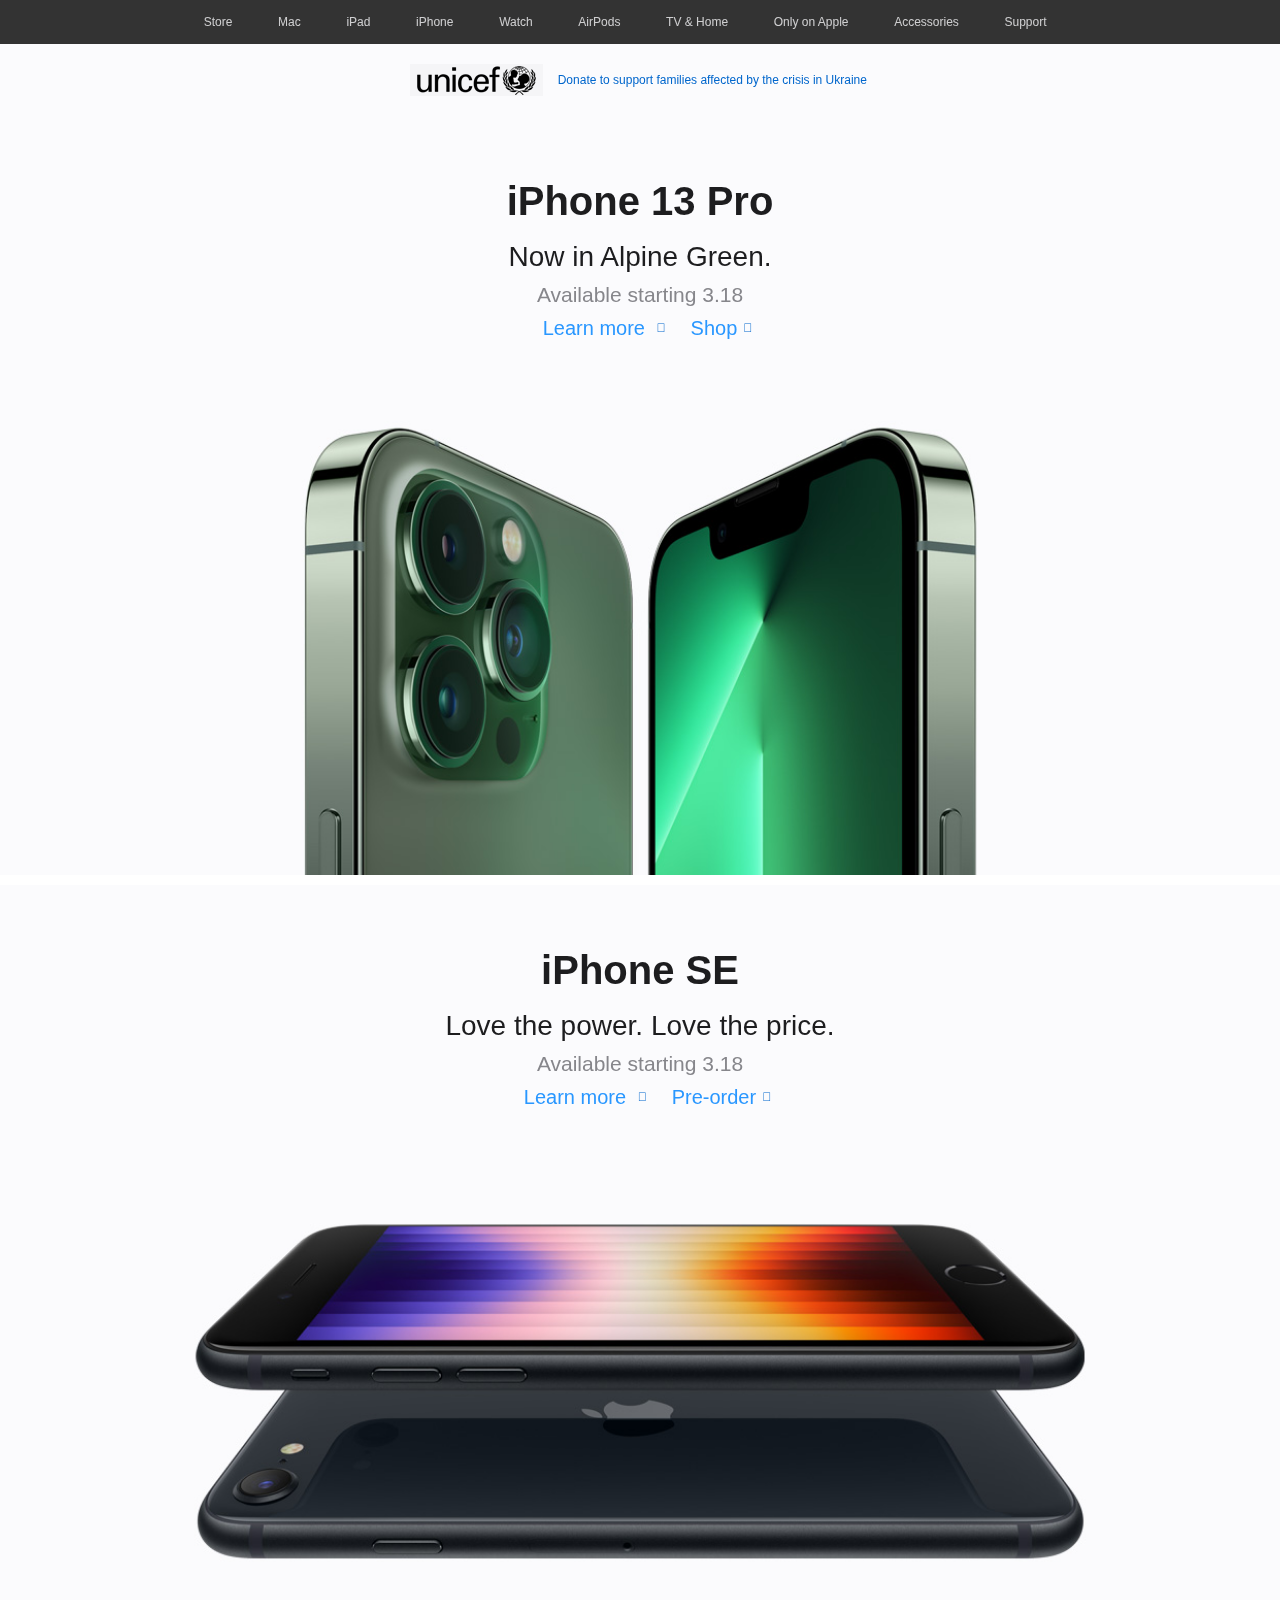
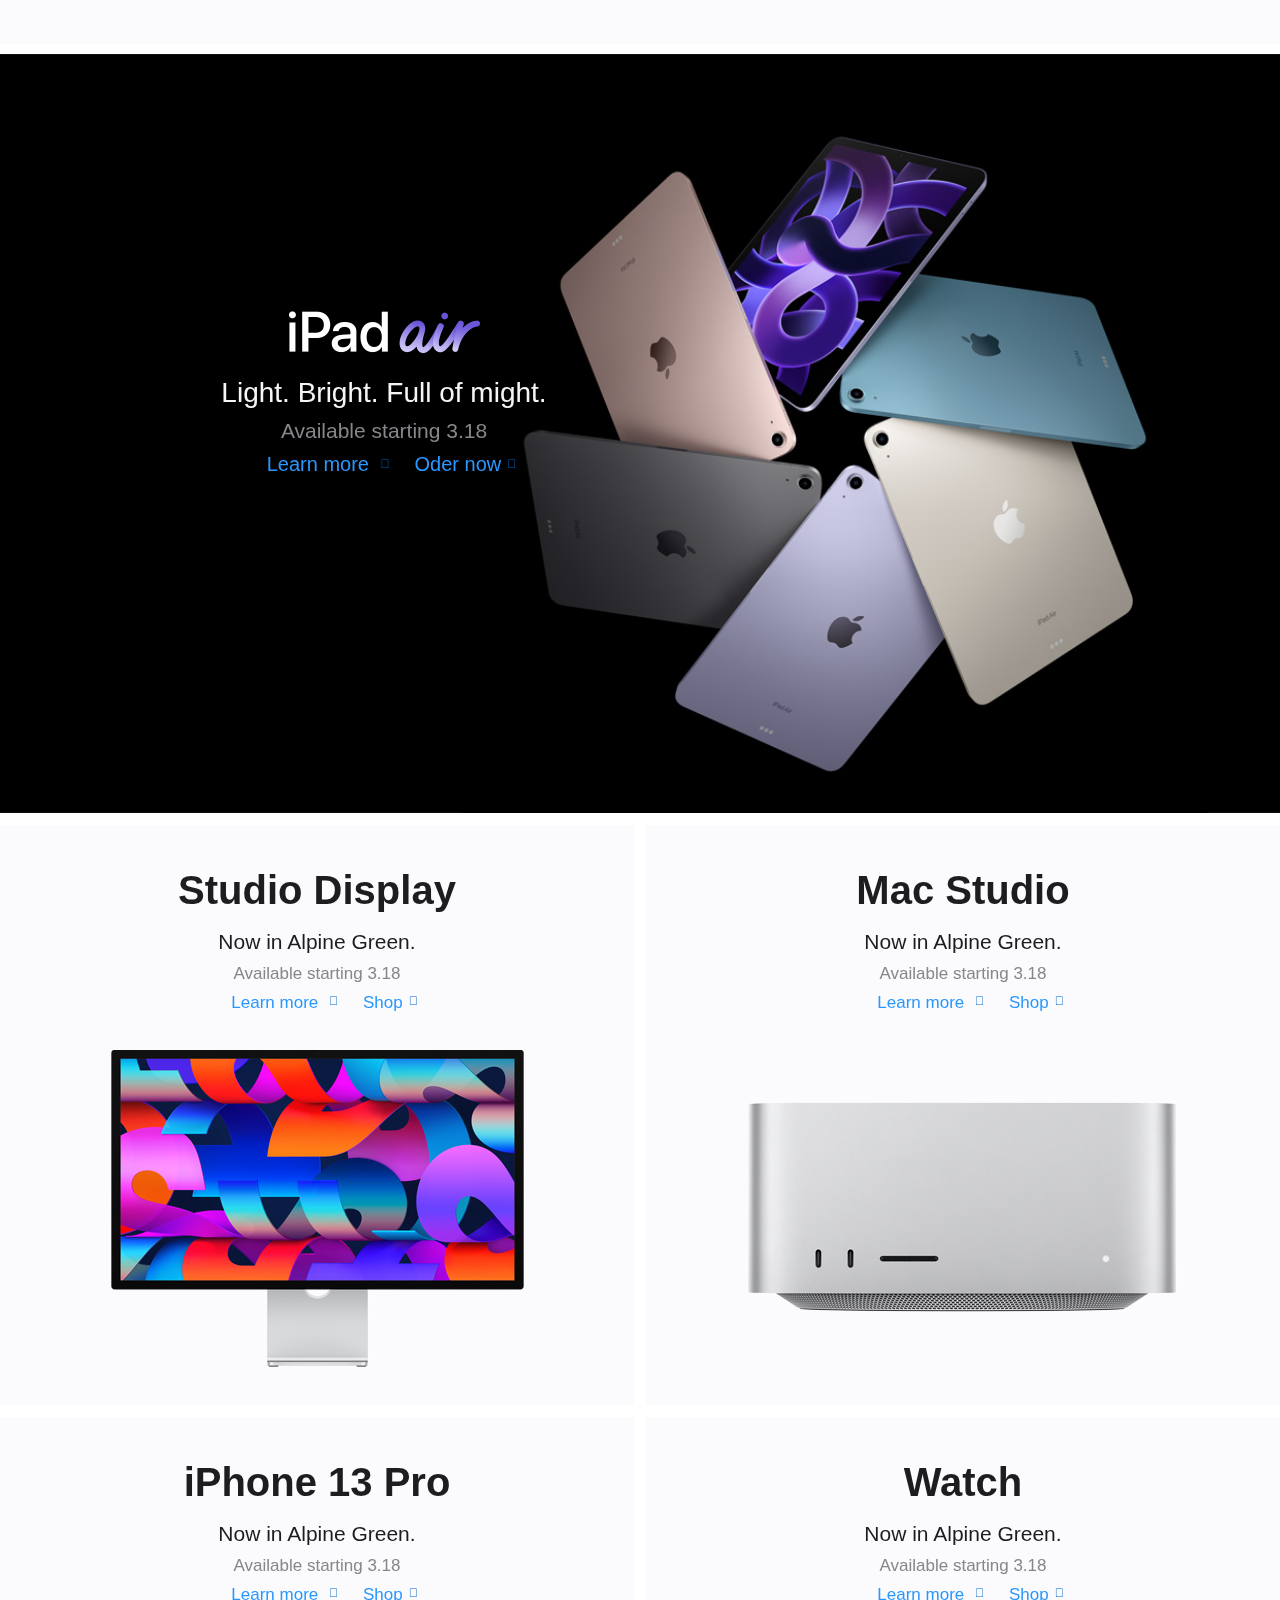
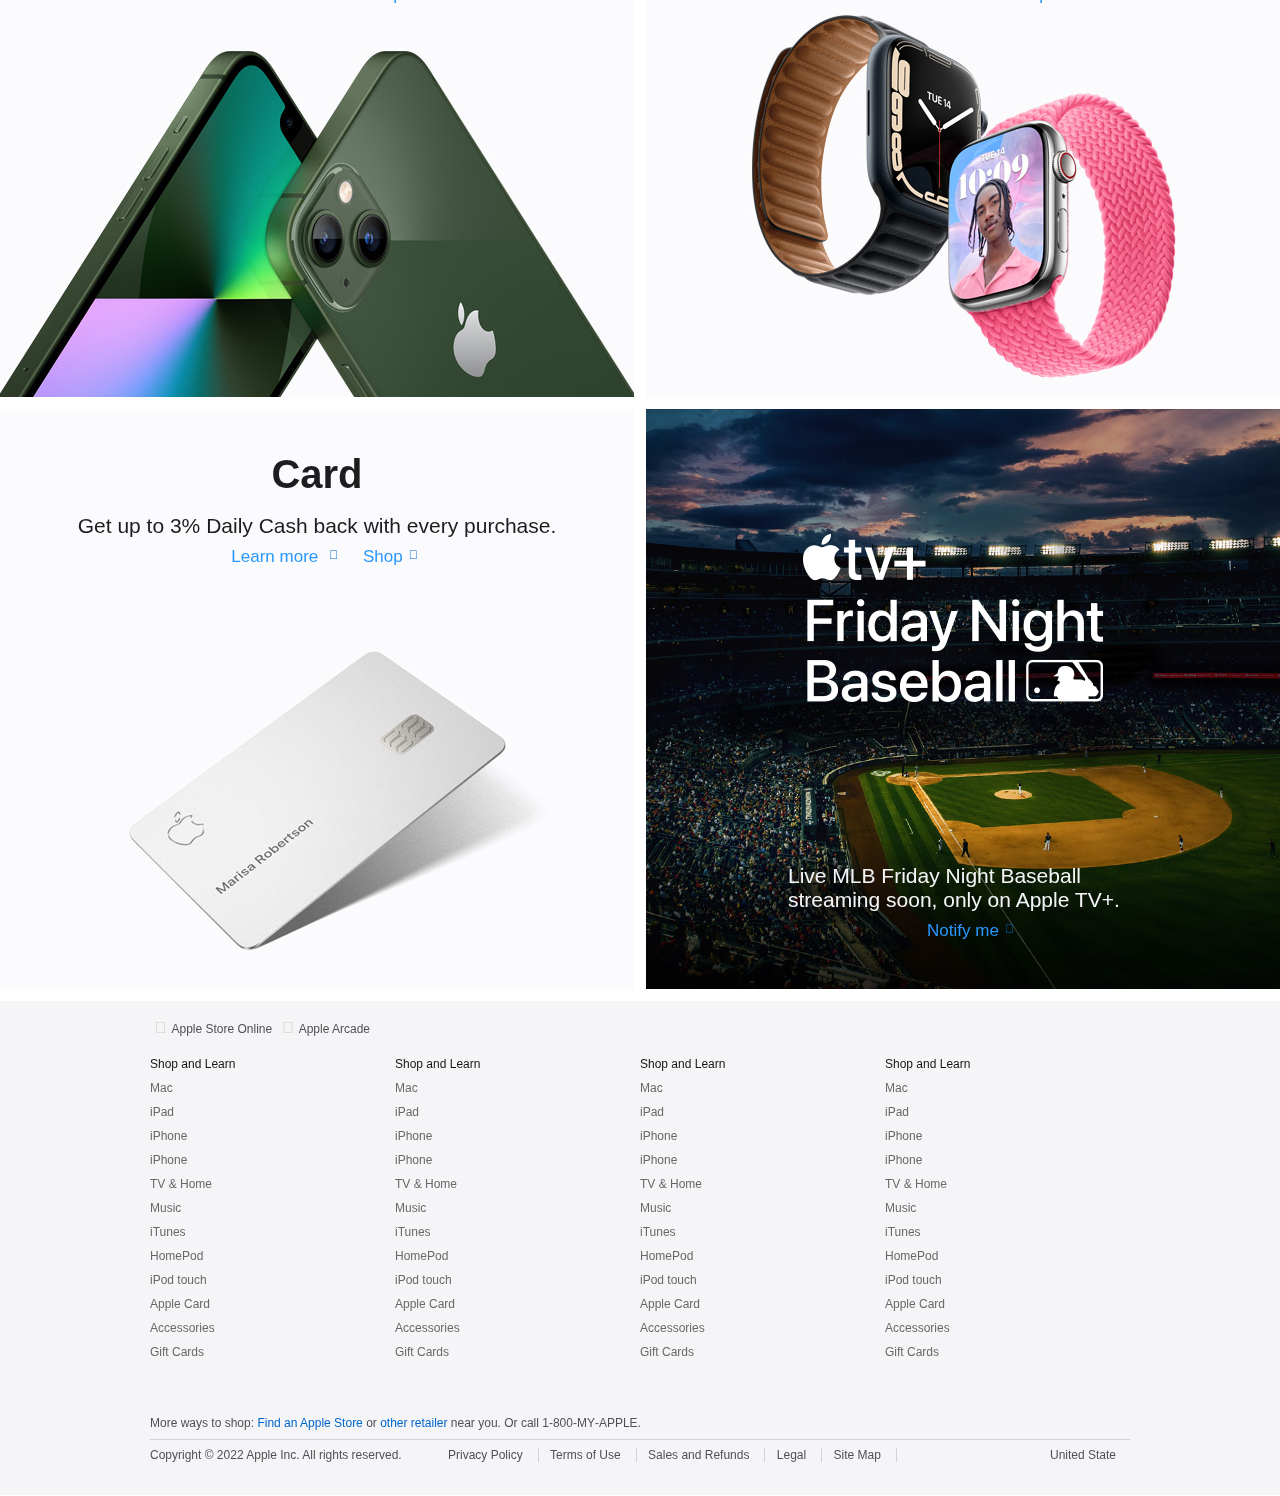
<file: index.html>
<!DOCTYPE html>
<html lang="en">

<head>
    <meta charset="UTF-8">
    <meta http-equiv="X-UA-Compatible" content="IE=edge">
    <meta name="viewport" content="width=device-width, initial-scale=1.0">
    <title>Apple</title>
    <link rel="stylesheet" href="./css/reset.css">
    <link rel="stylesheet" href="./css/common.css">
    <link rel="stylesheet" href="https:////at.alicdn.com/t/font_3241864_y5olqh57uek.css">
    <link rel="stylesheet" href="./css/nav.css">
    <link rel="stylesheet" href="./css/footer.css">
    <link rel="stylesheet" href="./css/index-sections.css">

</head>

<body>
    <!-- 导航栏 -->
    <nav id="global-nav">
        <ul class="header">
            <li class="nav-item">
                <a href="#" class="nav-link iconfont icon-apple-fill"> </a>
            </li>
            <li class="nav-item"><a href="#" class="nav-link">Store</a></li>
            <li class="nav-item"><a href="#" class="nav-link">Mac</a></li>
            <li class="nav-item"><a href="#" class="nav-link">iPad</a></li>
            <li class="nav-item"><a href="#" class="nav-link">iPhone</a></li>
            <li class="nav-item"><a href="#" class="nav-link">Watch</a></li>
            <li class="nav-item"><a href="#" class="nav-link">AirPods</a></li>
            <li class="nav-item"><a href="#" class="nav-link">TV & Home</a></li>
            <li class="nav-item"><a href="#" class="nav-link">Only on Apple </a></li>
            <li class="nav-item"><a href="#" class="nav-link">Accessories</a></li>
            <li class="nav-item"><a href="#" class="nav-link">Support</a></li>
            <li class="nav-item">
                <a href="#" class="nav-link iconfont icon-search "> </a>
            </li>
            <li class="nav-item">
                <a href="#" class="nav-link iconfont icon-bag "> </a>
            </li>
        </ul>
    </nav>
    <section class="homepage-section section1">
        <img src="./images/unicef.png" alt="">
        <a href="#" class="blue-link iconfont">Donate to support families affected by the crisis in Ukraine <i class="iconfont icon-arrowup"></i></a>
    </section>

    <!--  -->
    <section class="homepage-section section2">
        <div class="iphone-13 common">
            <div class="content-wrapper">
                <h2 class="headline">iPhone 13 Pro</h2>
                <h3>Now in Alpine Green.</h3>
                <p class="avail">Available starting 3.18</p>
                <div class="links">
                    <a href="" class="blue-link iconfont">Learn more   </a>
                    <a href="" class="blue-link iconfont">Shop  </a>
                </div>
            </div>
        </div>
        <div class="iphone-se common">
            <div class="content-wrapper">
                <h2 class="headline">iPhone SE</h2>
                <h3>Love the power. Love the price.</h3>
                <p class="avail">Available starting 3.18</p>
                <div class="links">
                    <a href="" class="blue-link iconfont">Learn more   </a>
                    <a href="" class="blue-link iconfont">Pre-order  </a>
                </div>
            </div>
        </div>
        <div class="ipad-air common">
            <div class="content-wrapper">
                <h2 class="headline"> </h2>
                <h3>Light. Bright. Full of might.</h3>
                <p class="avail">Available starting 3.18</p>
                <div class="links">
                    <a href="" class="blue-link iconfont">Learn more   </a>
                    <a href="" class="blue-link iconfont">Oder now  </a>
                </div>
            </div>
        </div>
    </section>

    <section class="homepage-section  collection">
        <div class="item studio-display">
            <div class="content-wrapper">
                <h2 class="headline">Studio Display</h2>
                <h3>Now in Alpine Green.</h3>
                <p class="avail">Available starting 3.18</p>
                <div class="links">
                    <a href="" class="blue-link iconfont">Learn more   </a>
                    <a href="" class="blue-link iconfont">Shop  </a>
                </div>
            </div>
        </div>
        <div class="item mac-studio">
            <div class="content-wrapper">
                <h2 class="headline">Mac Studio</h2>
                <h3>Now in Alpine Green.</h3>
                <p class="avail">Available starting 3.18</p>
                <div class="links">
                    <a href="" class="blue-link iconfont">Learn more   </a>
                    <a href="" class="blue-link iconfont">Shop  </a>
                </div>
            </div>
        </div>
        <div class="item iphone-13">
            <div class="content-wrapper">
                <h2 class="headline">iPhone 13 Pro</h2>
                <h3>Now in Alpine Green.</h3>
                <p class="avail">Available starting 3.18</p>
                <div class="links">
                    <a href="" class="blue-link iconfont">Learn more   </a>
                    <a href="" class="blue-link iconfont">Shop  </a>
                </div>
            </div>
        </div>
        <div class="item watch">
            <div class="content-wrapper">
                <h2 class="headline">Watch</h2>
                <h3>Now in Alpine Green.</h3>
                <p class="avail">Available starting 3.18</p>
                <div class="links">
                    <a href="" class="blue-link iconfont">Learn more   </a>
                    <a href="" class="blue-link iconfont">Shop  </a>
                </div>
            </div>
        </div>
        <div class="item card">
            <div class="content-wrapper">
                <h2 class="headline">Card</h2>
                <h3>Get up to 3% Daily Cash back with every purchase.</h3>
                <div class="links">
                    <a href="" class="blue-link iconfont">Learn more   </a>
                    <a href="" class="blue-link iconfont">Shop  </a>
                </div>
            </div>
        </div>
        <div class="item tv">
            <div class="content-wrapper">
                <h4></h4>
                <p class="info">Live MLB Friday Night Baseball streaming soon, only on Apple TV+.</p>
                <div class="links">
                    <a href="" class="blue-link iconfont">Notify me  </a>
                </div>
            </div>
        </div>
    </section>
    <!-- 页脚 -->
    <footer id="global-footer">
        <div class="footer-content">
            <div class="breadcrumbs">
                <a href="#" class="iconfont icon-apple-fill"></a>
                <ul class="paths">
                    <li class="path-item iconfont">
                        <span> Apple Store Online</span>
                    </li>
                    <li class="path-item iconfont">
                        <span>  Apple Arcade</span>
                    </li>
                </ul>
            </div>

            <nav class="footer-list">
                <ul>
                    <h5>Shop and Learn</h5>
                    <li><a> Mac</a></li>
                    <li> <a>iPad</a></li>
                    <li> <a>iPhone</a></li>
                    <li> <a>iPhone</a></li>
                    <li> <a>TV & Home</a></li>
                    <li> <a>Music</a></li>
                    <li> <a>iTunes</a></li>
                    <li> <a>HomePod</a></li>
                    <li> <a>iPod touch</a></li>
                    <li> <a>Apple Card</a></li>
                    <li> <a>Accessories</a></li>
                    <li> <a>Gift Cards</a></li>
                </ul>
                <ul>
                    <h5>Shop and Learn</h5>
                    <li><a> Mac</a></li>
                    <li> <a>iPad</a></li>
                    <li> <a>iPhone</a></li>
                    <li> <a>iPhone</a></li>
                    <li> <a>TV & Home</a></li>
                    <li> <a>Music</a></li>
                    <li> <a>iTunes</a></li>
                    <li> <a>HomePod</a></li>
                    <li> <a>iPod touch</a></li>
                    <li> <a>Apple Card</a></li>
                    <li> <a>Accessories</a></li>
                    <li> <a>Gift Cards</a></li>
                </ul>
                <ul>
                    <h5>Shop and Learn</h5>
                    <li><a> Mac</a></li>
                    <li> <a>iPad</a></li>
                    <li> <a>iPhone</a></li>
                    <li> <a>iPhone</a></li>
                    <li> <a>TV & Home</a></li>
                    <li> <a>Music</a></li>
                    <li> <a>iTunes</a></li>
                    <li> <a>HomePod</a></li>
                    <li> <a>iPod touch</a></li>
                    <li> <a>Apple Card</a></li>
                    <li> <a>Accessories</a></li>
                    <li> <a>Gift Cards</a></li>
                </ul>
                <ul>
                    <h5>Shop and Learn</h5>
                    <li><a> Mac</a></li>
                    <li> <a>iPad</a></li>
                    <li> <a>iPhone</a></li>
                    <li> <a>iPhone</a></li>
                    <li> <a>TV & Home</a></li>
                    <li> <a>Music</a></li>
                    <li> <a>iTunes</a></li>
                    <li> <a>HomePod</a></li>
                    <li> <a>iPod touch</a></li>
                    <li> <a>Apple Card</a></li>
                    <li> <a>Accessories</a></li>
                    <li> <a>Gift Cards</a></li>
                </ul>

            </nav>

            <div class="footer-info">
                <div class="shop"> More ways to shop: <a class="blue-link" href="#">Find an Apple Store</a> or <a class="blue-link" href="#">other retailer</a> near you. Or call 1‑800‑MY‑APPLE.</div>
                <div class="legal">
                    <div class="copyright">
                        Copyright © 2022 Apple Inc. All rights reserved.
                    </div>
                    <div class="links">
                        <a href="">Privacy Policy</a>
                        <a href="">Terms of Use</a>
                        <a href=""> Sales and Refunds</a>
                        <a href="">Legal</a>
                        <a href="">Site Map</a>
                    </div>
                    <div class="locale">United State</div>
                </div>
            </div>
        </div>
    </footer>
</body>

</html>
</file>
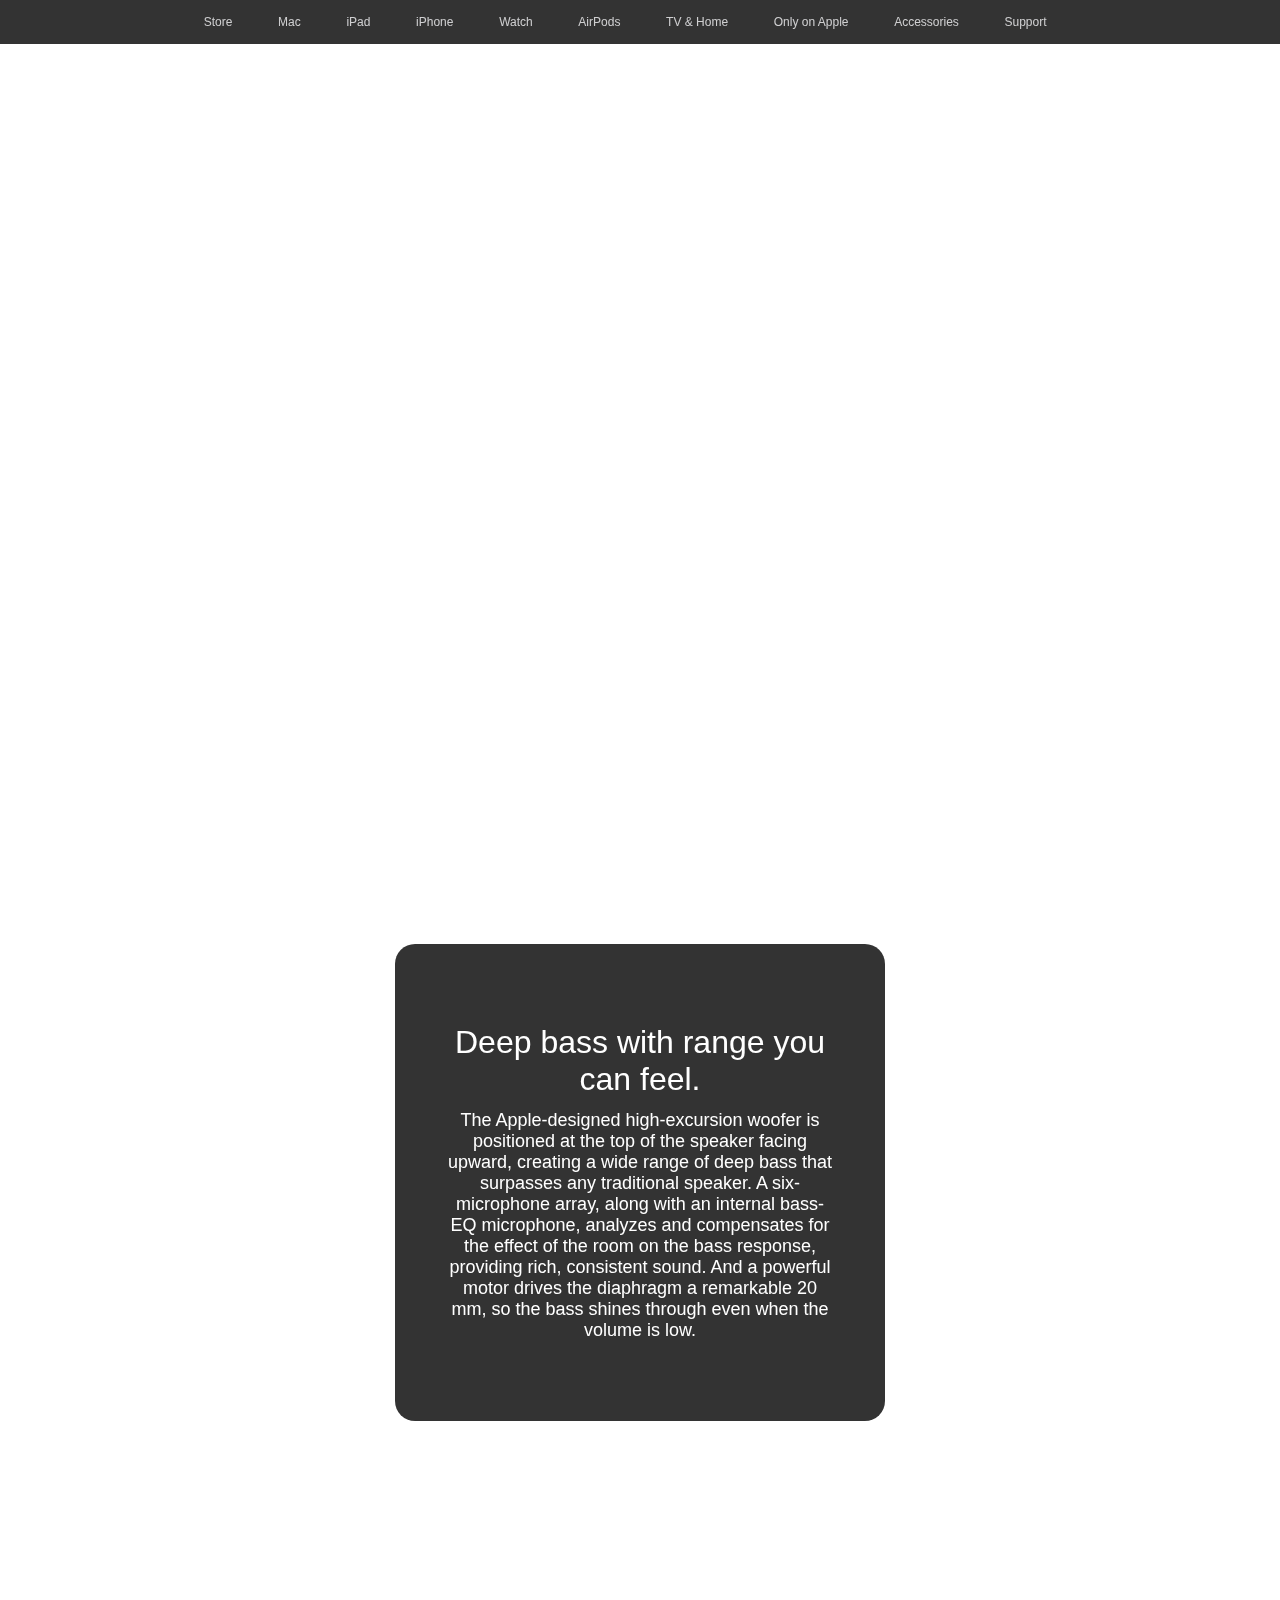
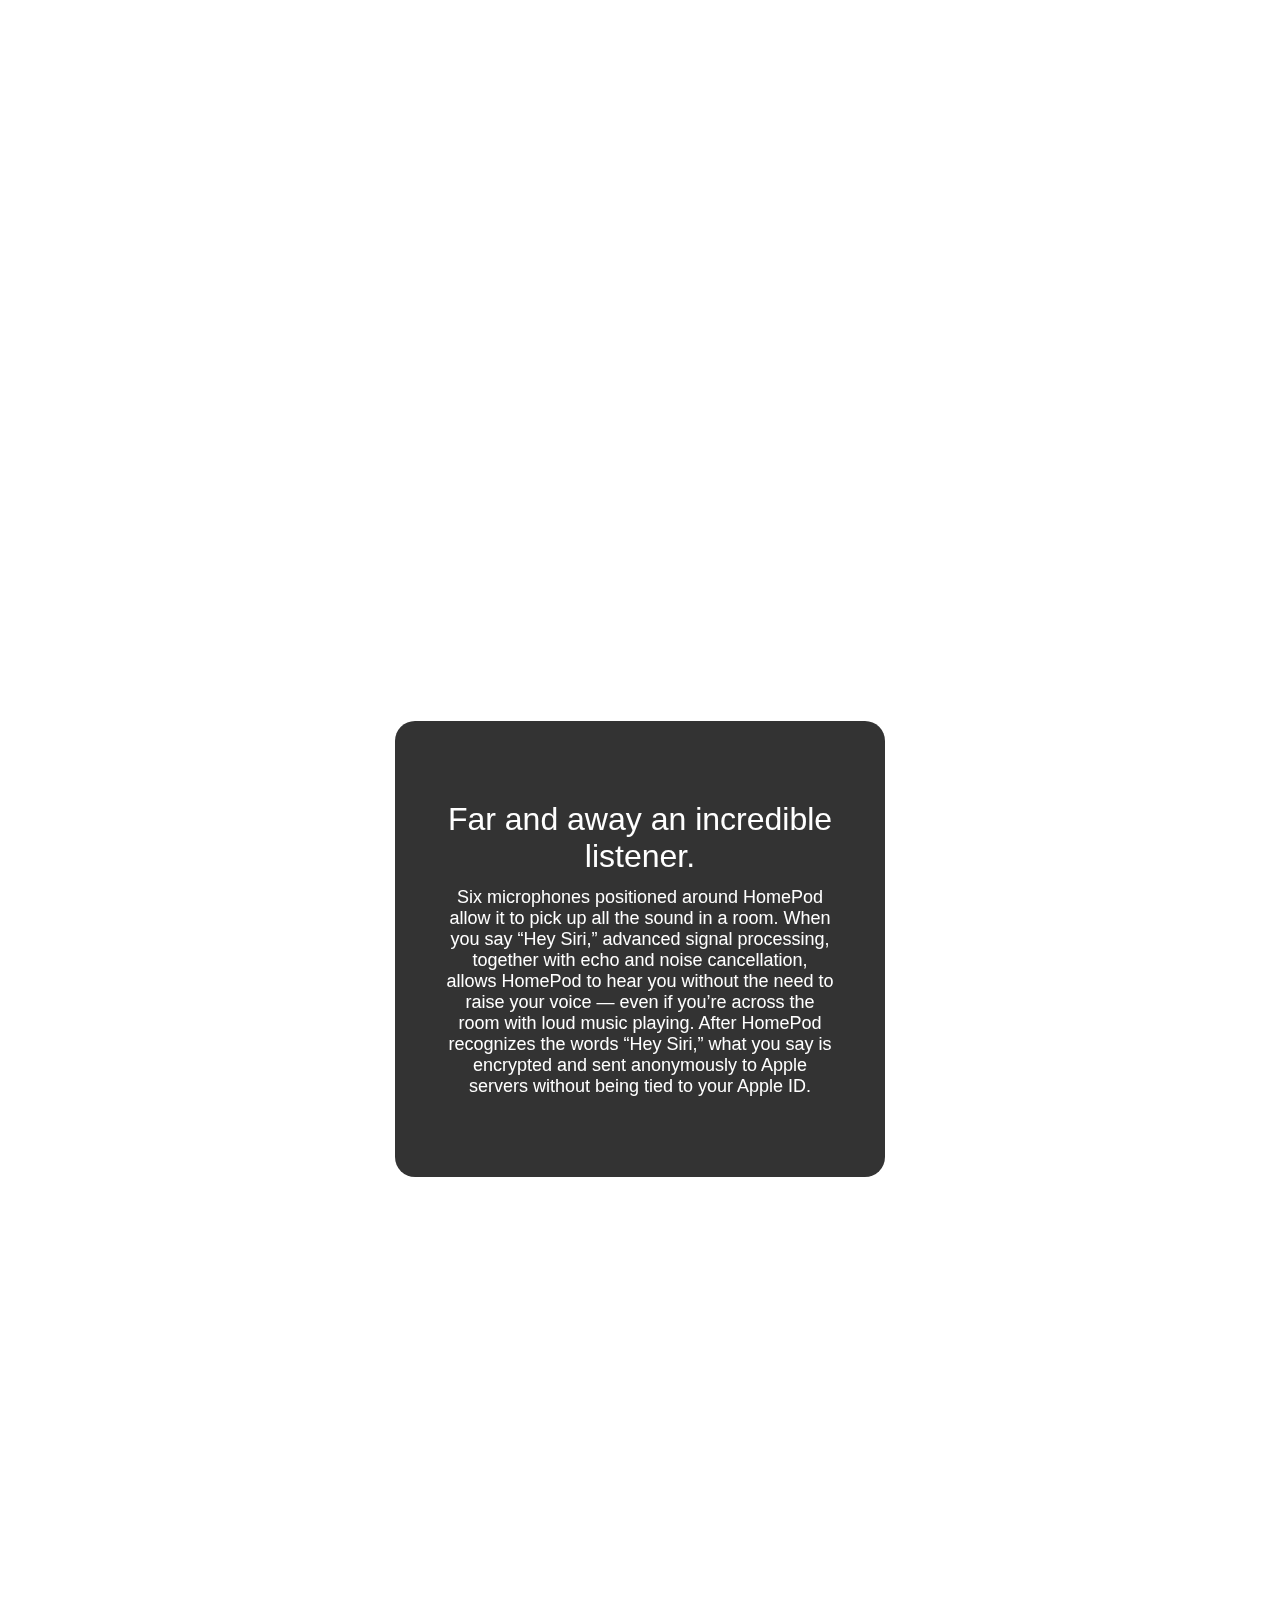
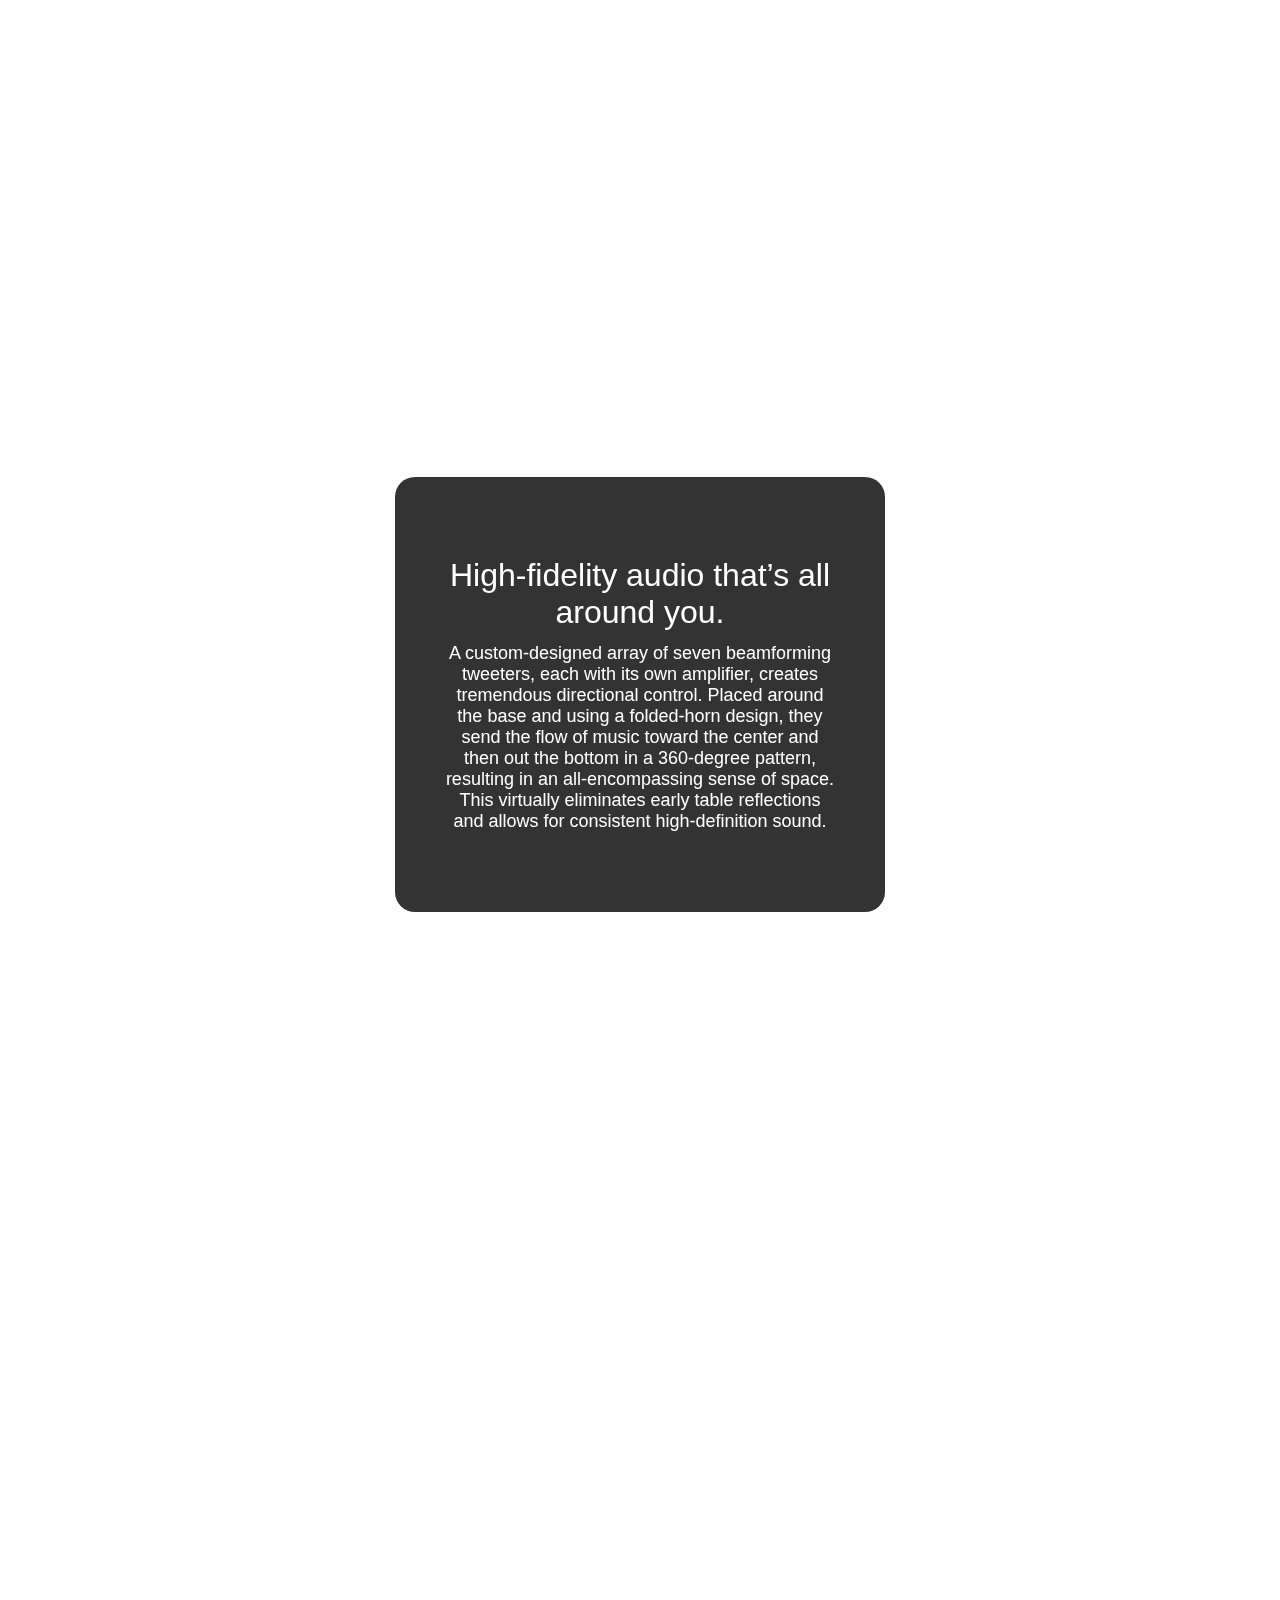
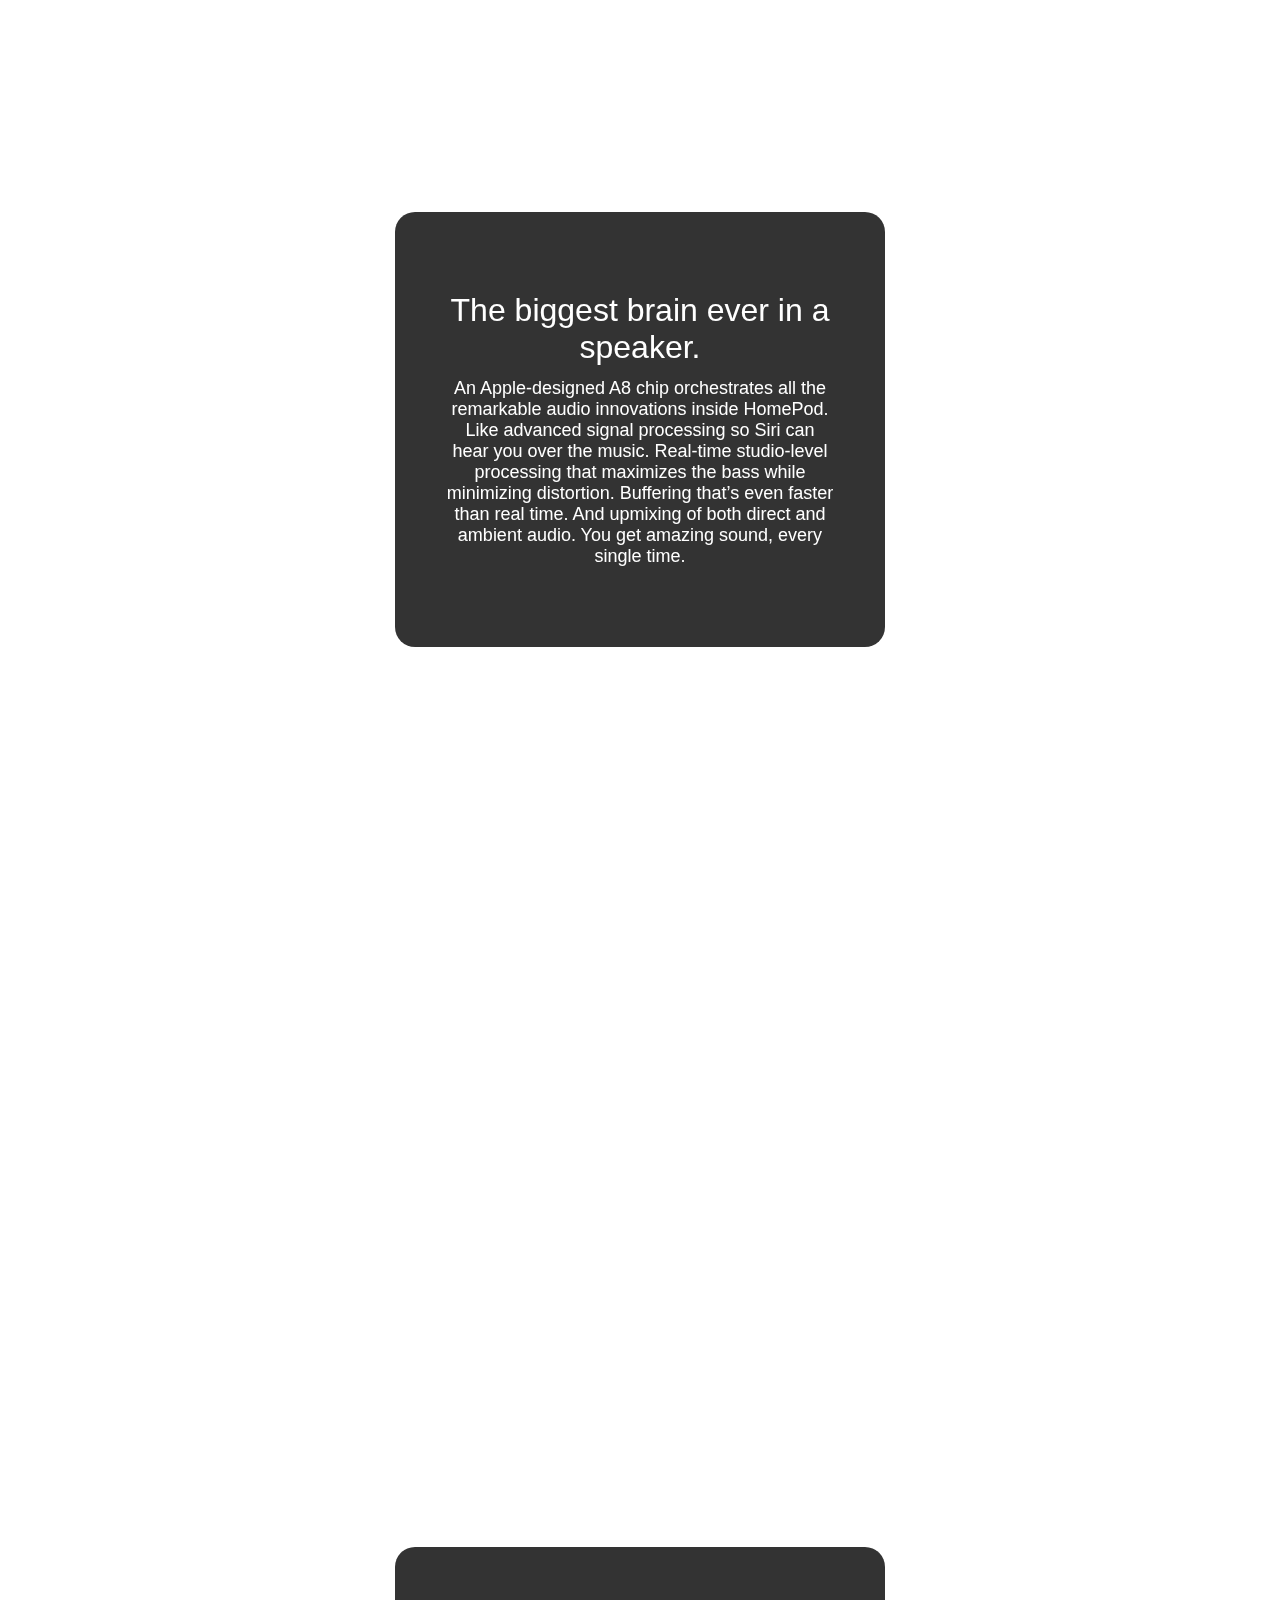
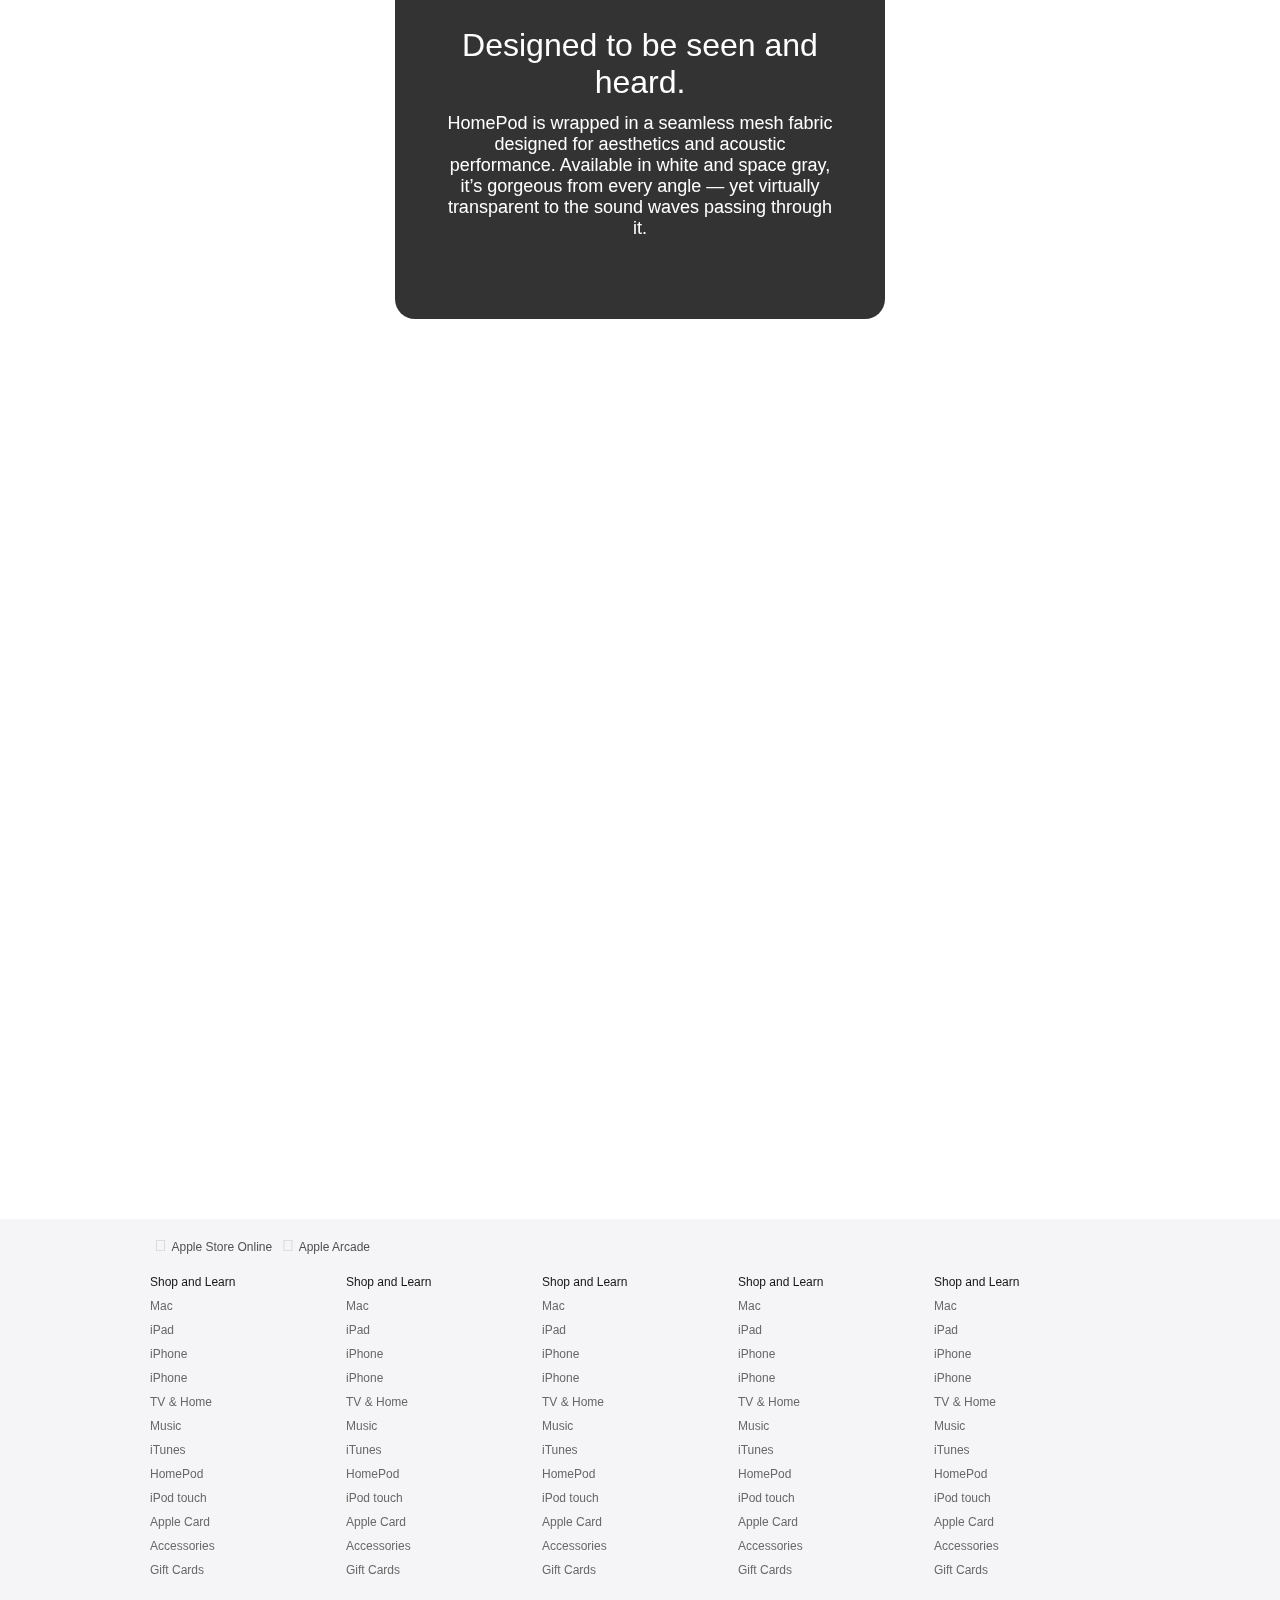
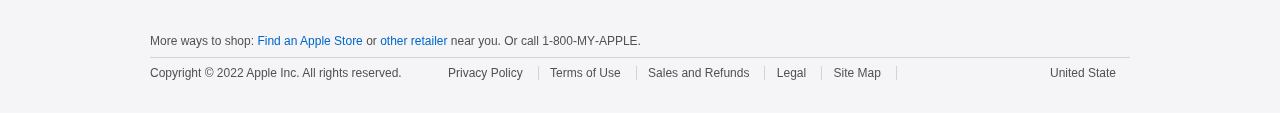
<file: pages/homepod.html>
<!DOCTYPE html>
<html lang="en">

<head>
    <meta charset="UTF-8">
    <meta http-equiv="X-UA-Compatible" content="IE=edge">
    <meta name="viewport" content="width=device-width, initial-scale=1.0">
    <title>HomePod</title>
    <link rel="stylesheet" href="../css/reset.css">
    <link rel="stylesheet" href="../css/common.css">
    <link rel="stylesheet" href="https://at.alicdn.com/t/font_3241864_y5olqh57uek.css">
    <link rel="stylesheet" href="../css/nav.css">
    <link rel="stylesheet" href="../css/footer.css">
    <style>
        .description {
            width: 490px;
            padding: 80px 50px;
            box-sizing: border-box;
            background-color: rgba(0, 0, 0, .8);
            border-radius: 20px;
            text-align: center;
            color: #fff;
            margin: 0 auto 100vh;
        }
        
        .description h3 {
            font-size: 32px;
            margin: 0;
            padding: 0;
        }
        
        .description p {
            font-size: 18px;
            margin: 12px 0 0;
        }
        
        .homepod-container {
            width: 100%;
            height: 100vh;
            position: sticky;
            top: 0;
            z-index: -1;
        }
        
        .homepod {
            width: 654px;
            height: 825px;
            position: absolute;
            top: 50%;
            left: 50%;
            transform: translate(-50%, -50%);
        }
        
        .homepod div {
            width: inherit;
            height: inherit;
            background-size: contain;
            background-position: center center;
            position: absolute;
            top: 0;
            left: 0;
        }
        
        .device {
            background-image: url(https://assets.codepen.io/2002878/homepod.jpg);
        }
        
        .part-1 {
            background-image: url(https://assets.codepen.io/2002878/homepod_1.jpg);
            opacity: var(--part-1);
        }
        
        .part-2 {
            background-image: url(https://assets.codepen.io/2002878/homepod_2.jpg);
            opacity: var(--part-2);
        }
        
        .part-3 {
            background-image: url(https://assets.codepen.io/2002878/homepod_3.jpg);
            opacity: var(--part-3);
        }
        
        .part-4 {
            background-image: url(https://assets.codepen.io/2002878/homepod_4.jpg);
            opacity: var(--part-4);
        }
        
        .ending {
            background-image: url(https://assets.codepen.io/2002878/homepod.jpg);
            opacity: var(--ending);
        }
        
        .description-container {
            padding-bottom: 100vh;
        }
        
        .description:last-child {
            margin-bottom: 0;
        }
    </style>
</head>

<body>
    <!-- 导航栏 -->
    <nav id="global-nav">
        <ul class="header">
            <li class="nav-item">
                <a href="../index.html" class="nav-link iconfont icon-apple-fill"> </a>
            </li>
            <li class="nav-item"><a href="./store.html" class="nav-link">Store</a></li>
            <li class="nav-item"><a href="./mac.html" class="nav-link">Mac</a></li>
            <li class="nav-item"><a href="./ipad.html" class="nav-link">iPad</a></li>
            <li class="nav-item"><a href="./iphonese.html" class="nav-link">iPhone</a></li>
            <li class="nav-item"><a href="./iphone13.html" class="nav-link">Watch</a></li>
            <li class="nav-item"><a href="#" class="nav-link">AirPods</a></li>
            <li class="nav-item"><a href="homepod.html" class="nav-link">TV & Home</a></li>
            <li class="nav-item"><a href="./niublity.html" class="nav-link">Only on Apple </a></li>
            <li class="nav-item"><a href="#" class="nav-link">Accessories</a></li>
            <li class="nav-item"><a href="./niublity.html" class="nav-link">Support</a></li>
            <li class="nav-item">
                <a href="#" class="nav-link iconfont icon-search "> </a>
            </li>
            <li class="nav-item">
                <a href="#" class="nav-link iconfont icon-bag "> </a>
            </li>
        </ul>
    </nav>
    <section class="homepod-section">
        <div class="homepod-container">
            <div class="homepod">
                <div class="device"></div>
                <div class="part-1"></div>
                <div class="part-2"></div>
                <div class="part-3"></div>
                <div class="part-4"></div>
                <div class="ending"></div>
            </div>
        </div>
        <div class="description-container">
            <div class="description">
                <h3>Deep bass with range you can feel.</h3>
                <p>The Apple-designed high-excursion woofer is positioned at the top of the speaker facing upward, creating a wide range of deep bass that surpasses any traditional speaker. A six-microphone array, along with an internal bass-EQ microphone,
                    analyzes and compensates for the effect of the room on the bass response, providing rich, consistent sound. And a powerful motor drives the diaphragm a remarkable 20 mm, so the bass shines through even when the volume is low.</p>
            </div>

            <div class="description">
                <h3>Far and away an incredible listener.</h3>
                <p>Six microphones positioned around HomePod allow it to pick up all the sound in a room. When you say “Hey Siri,” advanced signal processing, together with echo and noise cancellation, allows HomePod to hear you without the need to raise
                    your voice — even if you’re across the room with loud music playing. After HomePod recognizes the words “Hey Siri,” what you say is encrypted and sent anonymously to Apple servers without being tied to your Apple ID.
                </p>
            </div>

            <div class="description">
                <h3>High-fidelity audio that’s all around you.</h3>
                <p>A custom-designed array of seven beamforming tweeters, each with its own amplifier, creates tremendous directional control. Placed around the base and using a folded-horn design, they send the flow of music toward the center and then out
                    the bottom in a 360-degree pattern, resulting in an all-encompassing sense of space. This virtually eliminates early table reflections and allows for consistent high-definition sound.</p>
            </div>

            <div class="description">
                <h3>The biggest brain ever in a speaker.</h3>
                <p>An Apple-designed A8 chip orchestrates all the remarkable audio innovations inside HomePod. Like advanced signal processing so Siri can hear you over the music. Real-time studio-level processing that maximizes the bass while minimizing
                    distortion. Buffering that’s even faster than real time. And upmixing of both direct and ambient audio. You get amazing sound, every single time.</p>
            </div>

            <div class="description">
                <h3>Designed to be seen and heard.</h3>
                <p>HomePod is wrapped in a seamless mesh fabric designed for aesthetics and acoustic performance. Available in white and space gray, it’s gorgeous from every angle — yet virtually transparent to the sound waves passing through it.</p>
            </div>
        </div>
    </section>
    <!-- 页脚 -->
    <footer id="global-footer">
        <div class="footer-content">
            <div class="breadcrumbs">
                <a href="#" class="iconfont icon-apple-fill"></a>
                <ul class="paths">
                    <li class="path-item iconfont">
                        <span> Apple Store Online</span>
                    </li>
                    <li class="path-item iconfont">
                        <span> Apple Arcade</span>
                    </li>
                </ul>
            </div>

            <nav class="footer-list">
                <ul>
                    <h5>Shop and Learn</h5>
                    <li><a> Mac</a></li>
                    <li> <a>iPad</a></li>
                    <li> <a>iPhone</a></li>
                    <li> <a>iPhone</a></li>
                    <li> <a>TV & Home</a></li>
                    <li> <a>Music</a></li>
                    <li> <a>iTunes</a></li>
                    <li> <a>HomePod</a></li>
                    <li> <a>iPod touch</a></li>
                    <li> <a>Apple Card</a></li>
                    <li> <a>Accessories</a></li>
                    <li> <a>Gift Cards</a></li>
                </ul>
                <ul>
                    <h5>Shop and Learn</h5>
                    <li><a> Mac</a></li>
                    <li> <a>iPad</a></li>
                    <li> <a>iPhone</a></li>
                    <li> <a>iPhone</a></li>
                    <li> <a>TV & Home</a></li>
                    <li> <a>Music</a></li>
                    <li> <a>iTunes</a></li>
                    <li> <a>HomePod</a></li>
                    <li> <a>iPod touch</a></li>
                    <li> <a>Apple Card</a></li>
                    <li> <a>Accessories</a></li>
                    <li> <a>Gift Cards</a></li>
                </ul>
                <ul>
                    <h5>Shop and Learn</h5>
                    <li><a> Mac</a></li>
                    <li> <a>iPad</a></li>
                    <li> <a>iPhone</a></li>
                    <li> <a>iPhone</a></li>
                    <li> <a>TV & Home</a></li>
                    <li> <a>Music</a></li>
                    <li> <a>iTunes</a></li>
                    <li> <a>HomePod</a></li>
                    <li> <a>iPod touch</a></li>
                    <li> <a>Apple Card</a></li>
                    <li> <a>Accessories</a></li>
                    <li> <a>Gift Cards</a></li>
                </ul>
                <ul>
                    <h5>Shop and Learn</h5>
                    <li><a> Mac</a></li>
                    <li> <a>iPad</a></li>
                    <li> <a>iPhone</a></li>
                    <li> <a>iPhone</a></li>
                    <li> <a>TV & Home</a></li>
                    <li> <a>Music</a></li>
                    <li> <a>iTunes</a></li>
                    <li> <a>HomePod</a></li>
                    <li> <a>iPod touch</a></li>
                    <li> <a>Apple Card</a></li>
                    <li> <a>Accessories</a></li>
                    <li> <a>Gift Cards</a></li>
                </ul>
                <ul>
                    <h5>Shop and Learn</h5>
                    <li><a> Mac</a></li>
                    <li> <a>iPad</a></li>
                    <li> <a>iPhone</a></li>
                    <li> <a>iPhone</a></li>
                    <li> <a>TV & Home</a></li>
                    <li> <a>Music</a></li>
                    <li> <a>iTunes</a></li>
                    <li> <a>HomePod</a></li>
                    <li> <a>iPod touch</a></li>
                    <li> <a>Apple Card</a></li>
                    <li> <a>Accessories</a></li>
                    <li> <a>Gift Cards</a></li>
                </ul>

            </nav>

            <div class="footer-info">
                <div class="shop"> More ways to shop: <a class="blue-link" href="#">Find an Apple Store</a> or <a class="blue-link" href="#">other retailer</a> near you. Or call 1‑800‑MY‑APPLE.</div>
                <div class="legal">
                    <div class="copyright">
                        Copyright © 2022 Apple Inc. All rights reserved.
                    </div>
                    <div class="links">
                        <a href="">Privacy Policy</a>
                        <a href="">Terms of Use</a>
                        <a href=""> Sales and Refunds</a>
                        <a href="">Legal</a>
                        <a href="">Site Map</a>
                    </div>
                    <div class="locale">United State</div>
                </div>
            </div>
        </div>
    </footer>
    <script>
        const homepodSection = document.querySelector('.homepod-section')

        const sectionHeight = homepodSection.getBoundingClientRect().height

        const html = document.documentElement

        document.addEventListener('scroll', (e) => {
                let scrolled = html.scrollTop / (sectionHeight - html.clientHeight)

                homepodSection.style.setProperty('--part-1', calculateOpacity(0.05, 0.15, scrolled))
                homepodSection.style.setProperty('--part-2', calculateOpacity(0.19, 0.23, scrolled))
                homepodSection.style.setProperty('--part-3', calculateOpacity(0.35, 0.40, scrolled))
                homepodSection.style.setProperty('--part-4', calculateOpacity(0.58, 0.63, scrolled))
                homepodSection.style.setProperty('--ending', calculateOpacity(0.80, 0.85, scrolled))

            })
            // 判断当前应该让那个图片显示
        function calculateOpacity(start, end, percent) {
            // 不显示没滚动到位置的
            if (percent - start < 0) return 0
                // 显示已经滚动显示过的
            if (percent - end > 0) return 1
                // 变化在指定区间的图片透明度
            return (percent - start) / (end - start)
        }
    </script>
</body>

</html>
</file>
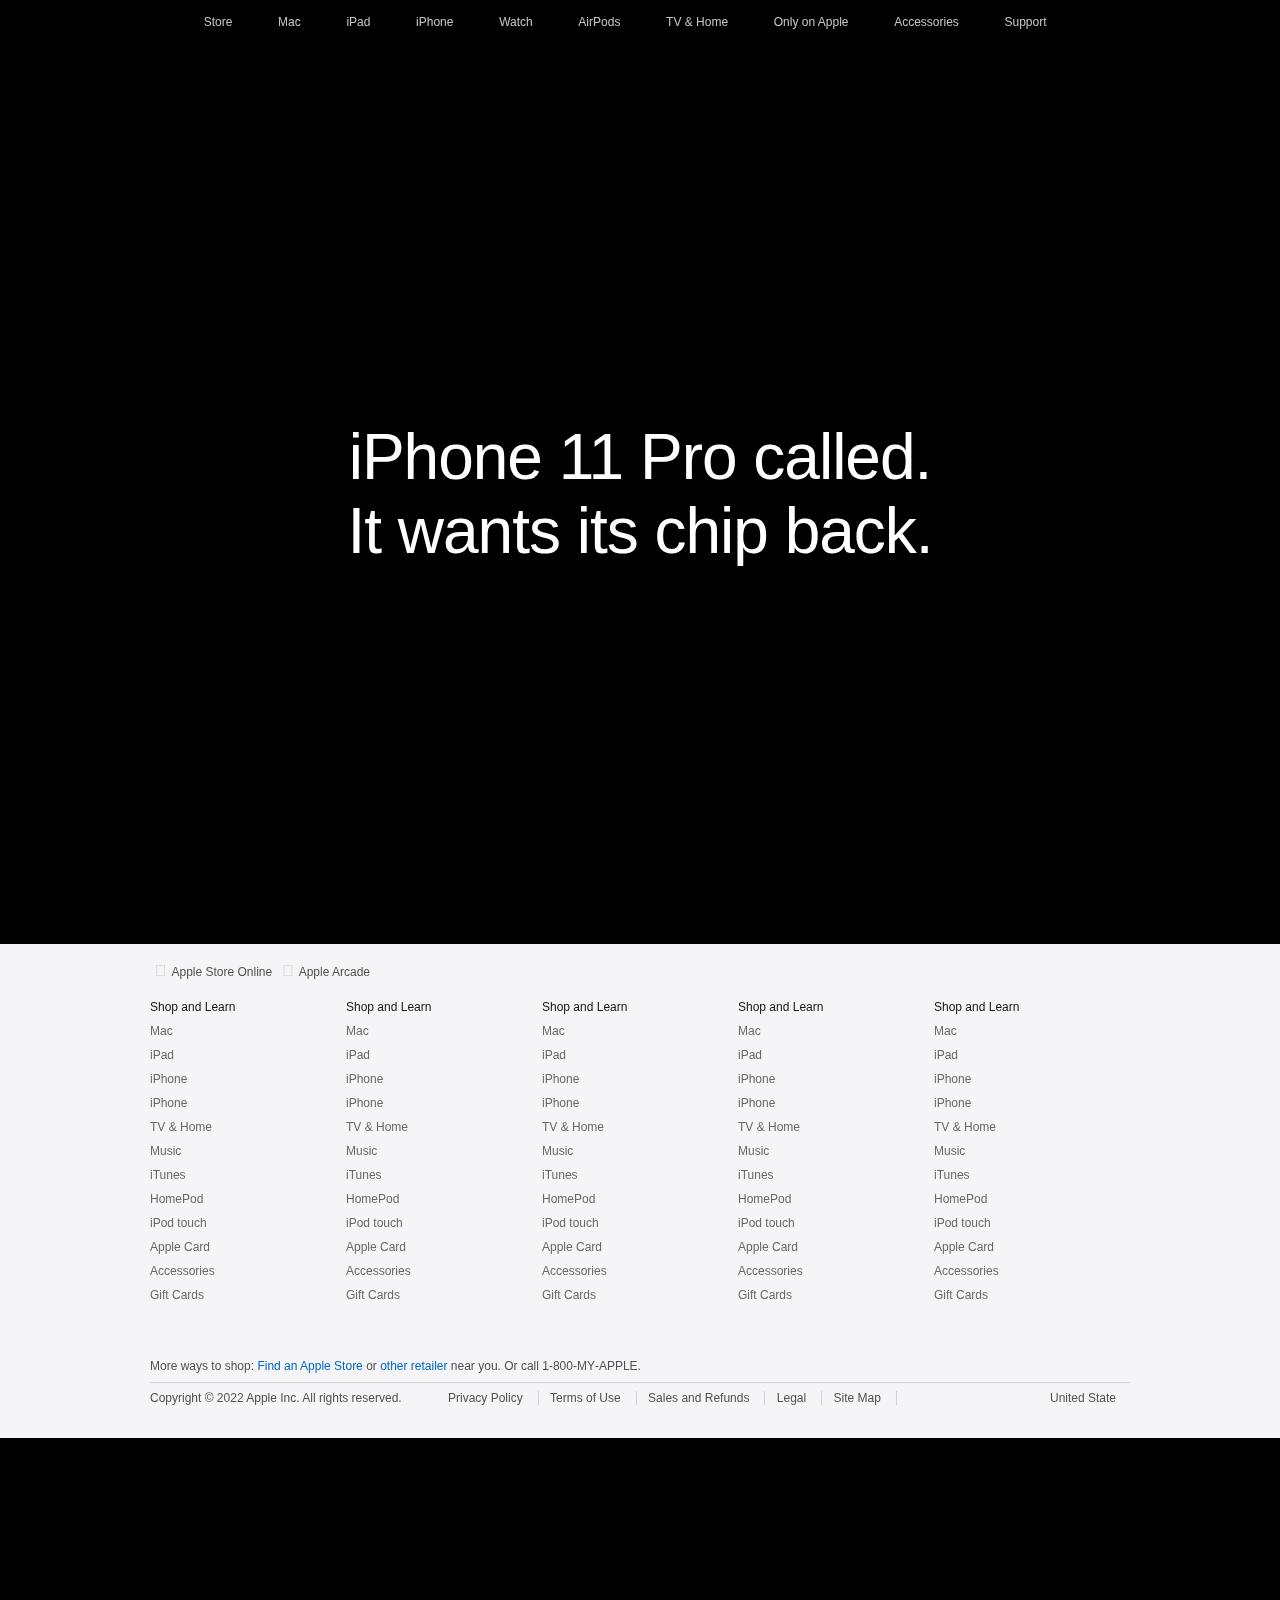
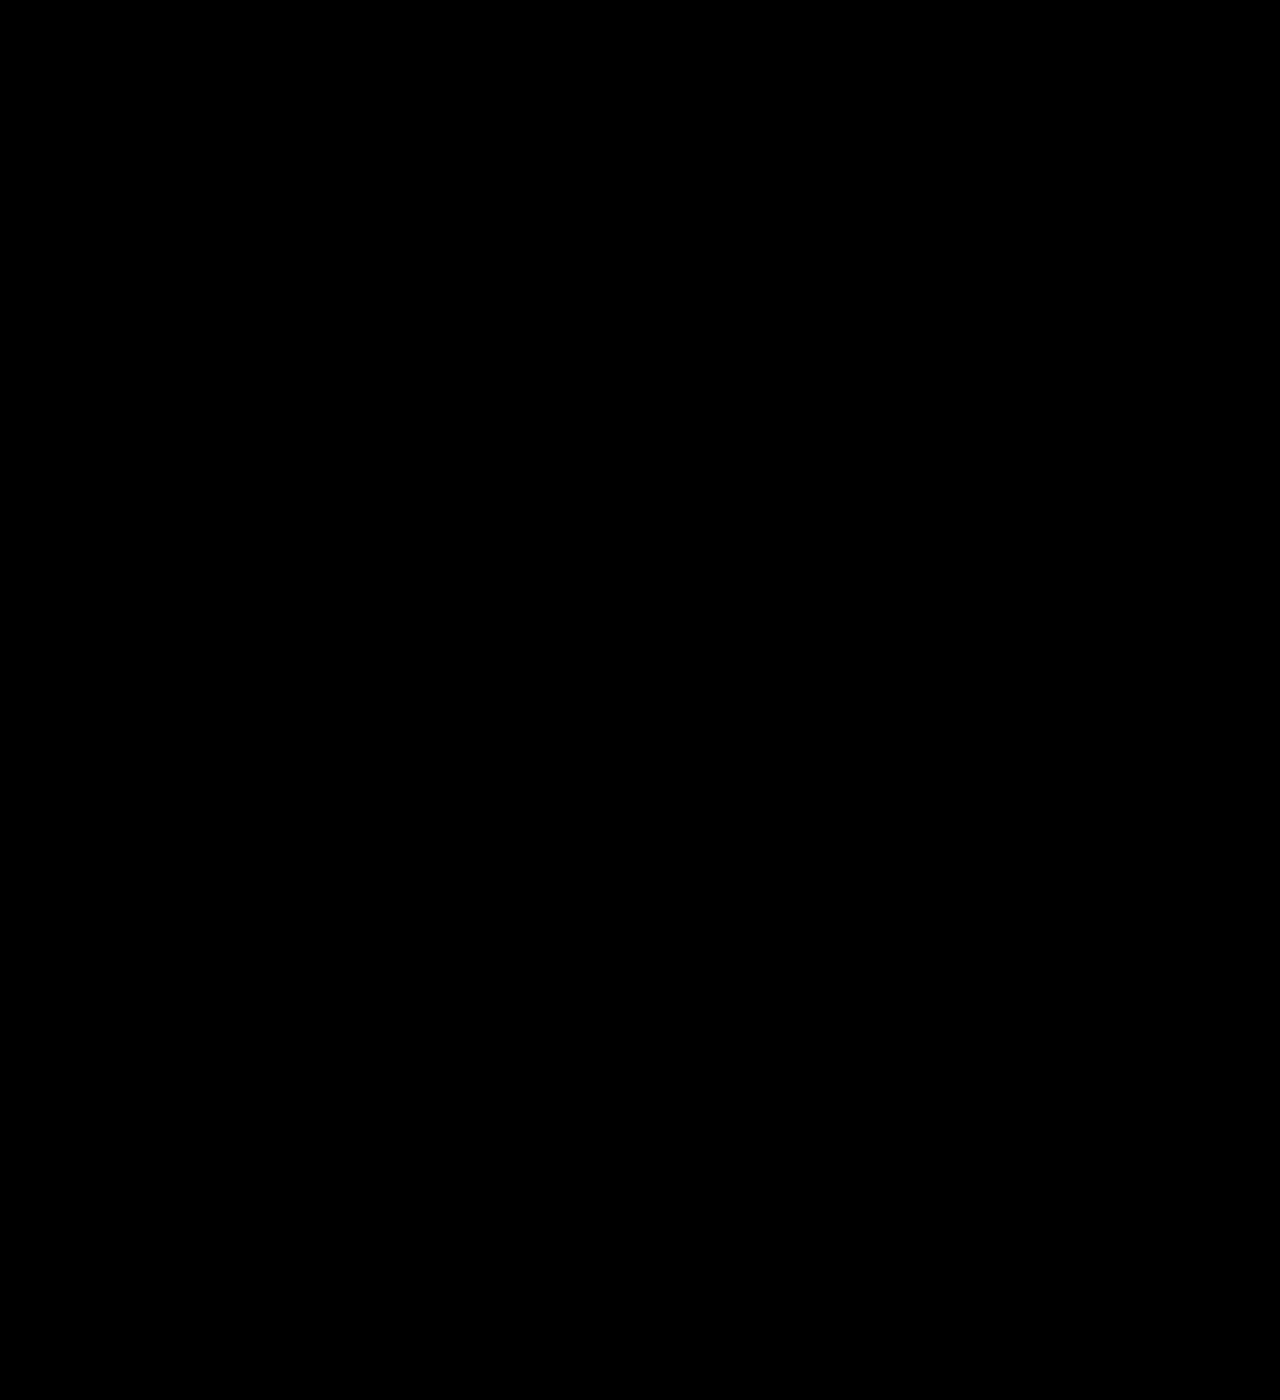
<file: pages/iphone13.html>
<!DOCTYPE html>
<html lang="en">

<head>
    <meta charset="UTF-8">
    <meta http-equiv="X-UA-Compatible" content="IE=edge">
    <meta name="viewport" content="width=device-width, initial-scale=1.0">
    <title>iPad</title>
    <link rel="stylesheet" href="../css/reset.css">
    <link rel="stylesheet" href="../css/common.css">
    <link rel="stylesheet" href="https://at.alicdn.com/t/font_3241864_y5olqh57uek.css">
    <link rel="stylesheet" href="../css/nav.css">
    <link rel="stylesheet" href="../css/footer.css">
    <style>
        body {
            background-color: #000;
            margin: 0;
            height: 3000px;
        }
        
        #A13 .chip {
            fill: #fff;
        }
        
        #A13 .text-bg {
            fill: #fff;
        }
        
        #A13 .chip-mask {
            fill: #000;
        }
        
        #chip-section {
            position: sticky;
            top: 0;
            width: 100%;
            height: 100vh;
            overflow: hidden;
        }
        
        video {
            height: 100vh;
            width: auto;
            position: relative;
            left: 50%;
            transform: translate(-50%, 0);
        }
        
        #the-chip {
            position: absolute;
            top: 50%;
            left: 50%;
            transform: translate(-50%, -50%);
            width: 100px;
            height: 100px;
            box-shadow: 0px 0px 0px 100vw black, 0px 0px 0px 30px black inset;
            z-index: 10;
            min-width: 100px;
            min-height: 100px;
            background-color: #000;
        }
        
        #the-chip.transparent {
            background-color: transparent;
        }
        
        #A13 {
            position: absolute;
            width: 100%;
            height: 100%;
            opacity: 0;
        }
        
        h1 {
            position: absolute;
            top: 0;
            left: 0;
            color: #fff;
            z-index: 20;
            font-family: Helvetica;
            font-size: 64px;
            letter-spacing: -1px;
            text-align: center;
            width: 100%;
            top: 50%;
            transform: translate(0, -50%);
            margin: 0;
        }
    </style>
</head>

<body>
    <!-- 导航栏 -->
    <nav id="global-nav">
        <ul class="header">
            <li class="nav-item">
                <a href="../index.html" class="nav-link iconfont icon-apple-fill"> </a>
            </li>
            <li class="nav-item"><a href="./store.html" class="nav-link">Store</a></li>
            <li class="nav-item"><a href="./mac.html" class="nav-link">Mac</a></li>
            <li class="nav-item"><a href="./ipad.html" class="nav-link">iPad</a></li>
            <li class="nav-item"><a href="./iphonese.html" class="nav-link">iPhone</a></li>
            <li class="nav-item"><a href="iphone13.html" class="nav-link">Watch</a></li>
            <li class="nav-item"><a href="#" class="nav-link">AirPods</a></li>
            <li class="nav-item"><a href="homepod.html" class="nav-link">TV & Home</a></li>
            <li class="nav-item"><a href="./niublity.html" class="nav-link">Only on Apple </a></li>
            <li class="nav-item"><a href="#" class="nav-link">Accessories</a></li>
            <li class="nav-item"><a href="./niublity.html" class="nav-link">Support</a></li>
            <li class="nav-item">
                <a href="#" class="nav-link iconfont icon-search "> </a>
            </li>
            <li class="nav-item">
                <a href="#" class="nav-link iconfont icon-bag "> </a>
            </li>
        </ul>
    </nav>

    <section id="chip-section">
        <video src="https://www.apple.com/105/media/us/iphone-se/2020/90024c0f-285a-4bf5-af04-2c38de97b06e/anim/arcade-loop/large.mp4" muted playsinline autoplay loop></video>
        <h1>
            iPhone 11 Pro called.<br> It wants its chip back.
        </h1>
        <div id="the-chip">
            <svg viewBox="0 0 1000 1000" id="A13">
        <rect class="text-bg" x="78" y="307" width="843" height="387"></rect>
        <path
          d="M893.839695,31 L895.066071,31.0099354 C935.054114,31.6582805 967.348376,63.956556 967.990262,103.946169 L968,105.160305 L968,894.839695 L967.990065,896.066071 C967.341719,936.054114 935.043444,968.348376 895.053831,968.990262 L893.839695,969 L104.160305,969 L102.933929,968.990065 C62.9458856,968.341719 30.6516243,936.043444 30.0097379,896.053831 L30,894.839695 L30,105.160305 L30.0099354,103.933929 C30.6582805,63.9458856 62.956556,31.6516243 102.946169,31.0097379 L104.160305,31 L893.839695,31 Z M746.261438,399 C720.891068,399 697.908497,406.178571 686.267974,413.65625 L695.520697,446.558036 C703.281046,441.772321 719.995643,434.892857 735.814815,434.892857 C755.215686,434.892857 764.46841,443.566964 764.46841,455.232143 C764.46841,471.683036 745.366013,477.665179 730.143791,477.665179 L712.235294,477.665179 L712.235294,510.267857 L730.740741,510.267857 C750.738562,510.267857 769.840959,518.941964 769.840959,538.383929 C769.840959,552.741071 757.901961,564.107143 734.32244,564.107143 C715.816993,564.107143 697.311547,556.629464 689.252723,552.142857 L680,586.540179 C691.342048,593.419643 712.533769,600 737.605664,600 C786.854031,600 817,574.875 817,540.776786 C817,515.053571 798.196078,497.40625 774.915033,493.21875 L774.915033,492.620536 C798.793028,484.544643 810.433551,468.09375 810.433551,447.455357 C810.433551,420.834821 787.45098,399 746.261438,399 Z M486.512195,395 L427,395 L366,596 L412.717073,596 L427,544.408012 L484.429268,544.408012 L499.902439,596 L549,596 L486.512195,395 Z M644,402 L606.667785,402 L555,425.876923 L562.466443,459.901538 L599.5,442.292308 L600.097315,442.292308 L600.097315,596 L644,596 L644,402 Z M240.531042,404.280688 L237.283702,405.468274 C227.238818,409.107297 221.243767,410.93207 219.349668,410.93207 C216.554106,410.93207 210.17784,409.031898 200.247412,405.284905 L198.837992,404.763898 C189.530001,401.373803 181.984244,399.650292 176.164334,399.650292 C164.996112,399.837018 154.625512,402.75553 145.027551,408.482713 C135.647735,414.079741 128.110486,421.657892 122.392498,431.23034 L121.99652,431.901421 C114.661865,444.214093 111,458.907077 111,475.942715 C111,490.81457 113.715961,506.175987 119.133835,522.039516 C124.192702,536.726222 130.650134,549.608473 138.504565,560.717633 L139.862999,562.632356 C146.584254,572.026688 152.241437,578.731806 156.82169,582.747709 C164.32913,589.765174 171.850072,593.175357 179.394841,592.993063 L179.838678,592.978196 C184.897548,592.805595 191.514187,591.063893 199.727635,587.721741 C207.928586,584.395242 215.595715,582.747709 222.744623,582.747709 C229.561062,582.747709 237.015908,584.395242 245.127887,587.721741 C253.213333,591.063893 260.159327,592.711447 265.919035,592.711447 C273.942048,592.523152 281.434355,589.212369 288.42717,582.747709 C292.938164,578.809281 298.791526,571.716976 305.940438,561.470815 C311.185053,553.954856 315.711655,545.779887 319.535849,536.898823 C321.11236,533.133 322.595212,529.210267 324,525.114938 C317.771435,522.489722 312.148969,518.834501 307.090999,514.135332 L306.486749,513.56642 C294.982938,502.849509 289.129576,489.352176 288.957877,473.132468 C288.770571,452.309041 298.182783,436.076779 317.210116,424.487459 C306.580405,409.298642 290.59682,400.867905 269.32179,399.141902 C261.470478,398.4719 251.886573,400.172802 240.531042,404.280688 Z M454.966443,430 L455.557047,430 L458.400752,441.493321 C460.667056,450.623403 463.132186,460.315337 465.597315,468.571429 L478,511 L434,511 L445.812081,468.571429 C449.060403,457 452.013423,441.868132 454.966443,430 Z M269.735915,340 C263.351502,340.327936 256.563201,342.242941 249.386557,345.705743 C242.194375,349.220995 236.263544,353.627625 231.600286,358.927326 C222.259769,369.394476 217,382.196201 217,394.158222 C217,395.811495 217.107185,397.384794 217.292036,398.879663 C231.799116,400.04695 245.176874,392.649512 256.236994,379.84778 C265.401969,369.079203 270,357.444914 270,344.984462 C270,343.33164 269.922334,341.665768 269.735915,340 Z"
          class="chip-mask"></path>
        <path
          d="M894.279877,0 C952.083613,0 999.052244,46.3905942 999.985837,103.971847 L1000,105.720123 L1000,894.279877 C1000,952.083613 953.609406,999.052244 896.028153,999.985837 L894.279877,1000 L105.720123,1000 C47.9163872,1000 0.947755733,953.609406 0.0141634759,896.028153 L0,894.279877 L0,105.720123 C0,47.9163872 46.3905942,0.947755733 103.971847,0.0141634759 L105.720123,0 L894.279877,0 Z M892.997819,31 L105.002181,31 C64.5406078,31 31.6634119,63.4725801 31.0099142,103.77842 L31,105.002181 L31,892.997819 C31,933.459392 63.4725801,966.336588 103.77842,966.990086 L105.002181,967 L892.997819,967 C933.459392,967 966.336588,934.52742 966.990086,894.22158 L967,892.997819 L967,105.002181 C967,64.5406078 934.52742,31.6634119 894.22158,31.0099142 L892.997819,31 Z"
          class="chip"></path>
      </svg>
        </div>
    </section>
    <!--  -->


    <!-- 页脚 -->
    <footer id="global-footer">
        <div class="footer-content">
            <div class="breadcrumbs">
                <a href="#" class="iconfont icon-apple-fill"></a>
                <ul class="paths">
                    <li class="path-item iconfont">
                        <span> Apple Store Online</span>
                    </li>
                    <li class="path-item iconfont">
                        <span> Apple Arcade</span>
                    </li>
                </ul>
            </div>

            <nav class="footer-list">
                <ul>
                    <h5>Shop and Learn</h5>
                    <li><a> Mac</a></li>
                    <li> <a>iPad</a></li>
                    <li> <a>iPhone</a></li>
                    <li> <a>iPhone</a></li>
                    <li> <a>TV & Home</a></li>
                    <li> <a>Music</a></li>
                    <li> <a>iTunes</a></li>
                    <li> <a>HomePod</a></li>
                    <li> <a>iPod touch</a></li>
                    <li> <a>Apple Card</a></li>
                    <li> <a>Accessories</a></li>
                    <li> <a>Gift Cards</a></li>
                </ul>
                <ul>
                    <h5>Shop and Learn</h5>
                    <li><a> Mac</a></li>
                    <li> <a>iPad</a></li>
                    <li> <a>iPhone</a></li>
                    <li> <a>iPhone</a></li>
                    <li> <a>TV & Home</a></li>
                    <li> <a>Music</a></li>
                    <li> <a>iTunes</a></li>
                    <li> <a>HomePod</a></li>
                    <li> <a>iPod touch</a></li>
                    <li> <a>Apple Card</a></li>
                    <li> <a>Accessories</a></li>
                    <li> <a>Gift Cards</a></li>
                </ul>
                <ul>
                    <h5>Shop and Learn</h5>
                    <li><a> Mac</a></li>
                    <li> <a>iPad</a></li>
                    <li> <a>iPhone</a></li>
                    <li> <a>iPhone</a></li>
                    <li> <a>TV & Home</a></li>
                    <li> <a>Music</a></li>
                    <li> <a>iTunes</a></li>
                    <li> <a>HomePod</a></li>
                    <li> <a>iPod touch</a></li>
                    <li> <a>Apple Card</a></li>
                    <li> <a>Accessories</a></li>
                    <li> <a>Gift Cards</a></li>
                </ul>
                <ul>
                    <h5>Shop and Learn</h5>
                    <li><a> Mac</a></li>
                    <li> <a>iPad</a></li>
                    <li> <a>iPhone</a></li>
                    <li> <a>iPhone</a></li>
                    <li> <a>TV & Home</a></li>
                    <li> <a>Music</a></li>
                    <li> <a>iTunes</a></li>
                    <li> <a>HomePod</a></li>
                    <li> <a>iPod touch</a></li>
                    <li> <a>Apple Card</a></li>
                    <li> <a>Accessories</a></li>
                    <li> <a>Gift Cards</a></li>
                </ul>
                <ul>
                    <h5>Shop and Learn</h5>
                    <li><a> Mac</a></li>
                    <li> <a>iPad</a></li>
                    <li> <a>iPhone</a></li>
                    <li> <a>iPhone</a></li>
                    <li> <a>TV & Home</a></li>
                    <li> <a>Music</a></li>
                    <li> <a>iTunes</a></li>
                    <li> <a>HomePod</a></li>
                    <li> <a>iPod touch</a></li>
                    <li> <a>Apple Card</a></li>
                    <li> <a>Accessories</a></li>
                    <li> <a>Gift Cards</a></li>
                </ul>

            </nav>

            <div class="footer-info">
                <div class="shop"> More ways to shop: <a class="blue-link" href="#">Find an Apple Store</a> or <a class="blue-link" href="#">other retailer</a> near you. Or call 1‑800‑MY‑APPLE.</div>
                <div class="legal">
                    <div class="copyright">
                        Copyright © 2022 Apple Inc. All rights reserved.
                    </div>
                    <div class="links">
                        <a href="">Privacy Policy</a>
                        <a href="">Terms of Use</a>
                        <a href=""> Sales and Refunds</a>
                        <a href="">Legal</a>
                        <a href="">Site Map</a>
                    </div>
                    <div class="locale">United State</div>
                </div>
            </div>
        </div>
    </footer>
    <script>
        window.addEventListener('scroll', (e) => {
            let scrolled = document.documentElement.scrollTop / (document.documentElement.scrollHeight - document.documentElement.clientHeight)

            let $h1 = document.querySelector('h1')
            let $theChip = document.querySelector('#the-chip')
            let $A13 = document.querySelector('#A13')
            let $A13TextBg = document.querySelector('#the-chip .text-bg')

            $theChip.style.width = $theChip.style.height = document.documentElement.clientWidth * 20 * (scrolled * scrolled * scrolled) + 'px'

            if (scrolled <= 0.1) {
                $h1.style.opacity = (0.1 - scrolled) / 0.1
                $h1.style.marginTop = scrolled * 1000 * -1 + 'px'
            } else {
                $h1.style.opacity = 0
            }

            if (scrolled <= 0.2) {
                $A13.style.opacity = (scrolled - 0.1) / 0.1
            } else {
                $A13.style.opacity = 1
            }

            if (scrolled >= 0.5) {
                $A13TextBg.style.opacity = (1 - scrolled) / 0.5
                $theChip.classList.add('transparent')
            } else {
                $A13TextBg.style.opacity = 1
                $theChip.classList.remove('transparent')
            }

            if (scrolled >= 0.95) {
                $theChip.style.opacity = (1 - scrolled) / 0.05
            } else {
                $theChip.style.opacity = 1
            }

        })
    </script>
</body>

</html>
</file>
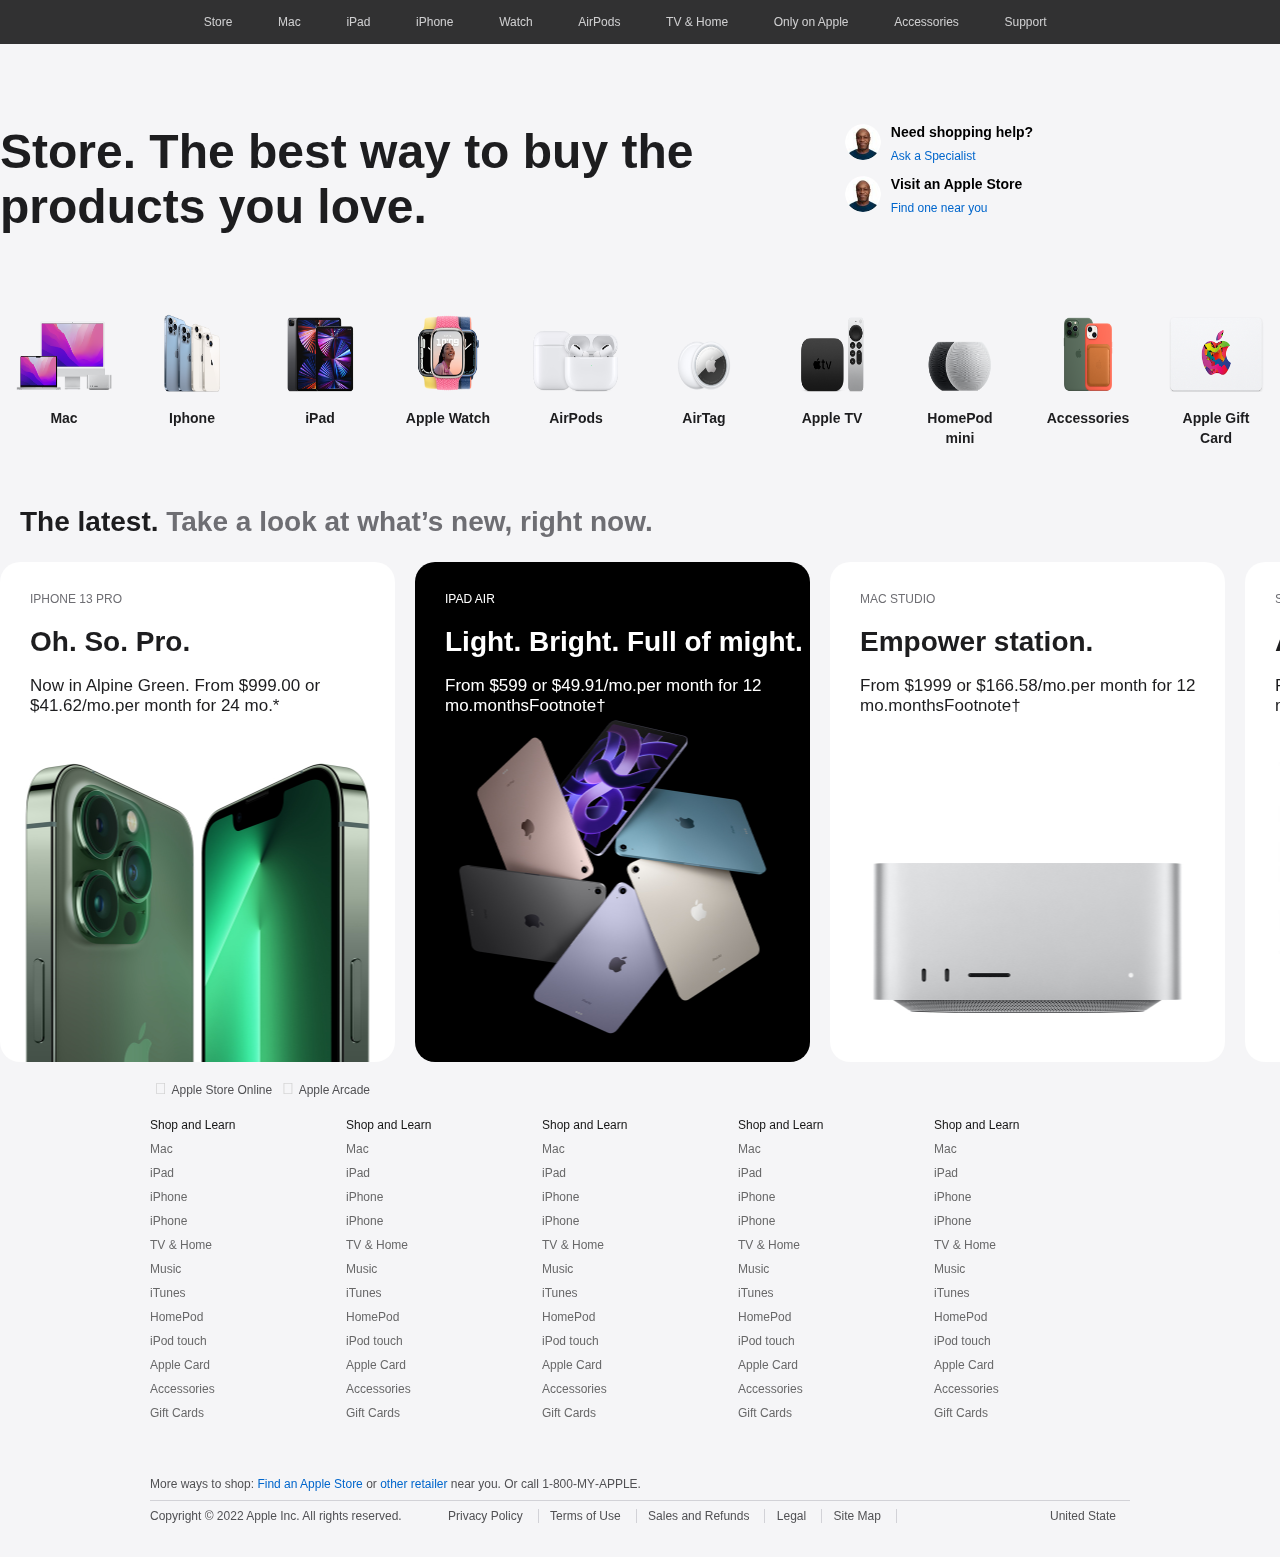
<file: pages/store.html>
<!DOCTYPE html>
<html lang="en">

<head>
    <meta charset="UTF-8">
    <meta http-equiv="X-UA-Compatible" content="IE=edge">
    <meta name="viewport" content="width=device-width, initial-scale=1.0">
    <title>Apple Store Online</title>
    <link rel="stylesheet" href="../css/reset.css">
    <link rel="stylesheet" href="../css/common.css">
    <link rel="stylesheet" href="https://at.alicdn.com/t/font_3241864_y5olqh57uek.css">
    <link rel="stylesheet" href="../css/nav.css">
    <link rel="stylesheet" href="../css/footer.css">
    <link rel="stylesheet" href="../css/store.css">
</head>

<body>
    <!-- 导航栏 -->
    <nav id="global-nav">
        <ul class="header">
            <li class="nav-item">
                <a href="../index.html" class="nav-link iconfont icon-apple-fill"> </a>
            </li>
            <li class="nav-item"><a href="store.html" class="nav-link">Store</a></li>
            <li class="nav-item"><a href="./mac.html" class="nav-link">Mac</a></li>
            <li class="nav-item"><a href="./ipad.html" class="nav-link">iPad</a></li>
            <li class="nav-item"><a href="./iphonese.html" class="nav-link">iPhone</a></li>
            <li class="nav-item"><a href="./iphone13.html" class="nav-link">Watch</a></li>
            <li class="nav-item"><a href="#" class="nav-link">AirPods</a></li>
            <li class="nav-item"><a href="./homepod.html" class="nav-link">TV & Home</a></li>
            <li class="nav-item"><a href="./niublity.html" class="nav-link">Only on Apple </a></li>
            <li class="nav-item"><a href="#" class="nav-link">Accessories</a></li>
            <li class="nav-item"><a href="#" class="nav-link">Support</a></li>
            <li class="nav-item">
                <a href="#" class="nav-link iconfont icon-search "> </a>
            </li>
            <li class="nav-item">
                <a href="#" class="nav-link iconfont icon-bag "> </a>
            </li>
        </ul>
    </nav>
    <!-- 主体 -->
    <!-- 大标题 -->
    <div class="head section-center" id="store">
        <div class="left-text">Store. The best way to buy the products you love.</div>
        <div class="right-help">
            <div class="item">
                <image class="img" src="../images/store/help.jpg" />
                <div class="text">
                    <div class="help-info">Need shopping help?</div>
                    <a href="" class="help-link blue-link"> Ask a Specialist </a>
                </div>
            </div>
            <div class="item">
                <image class="img" src="../images/store/help.jpg" />
                <div class="text">
                    <div class="help-info">Visit an Apple Store</div>
                    <a href="" class="help-link blue-link">Find one near you </a>
                </div>
            </div>

        </div>
    </div>


    <!--产品轮播  -->
    <div class="lunbo-box">
        <div class="product-item">
            <img src="../images//store/78.png" alt="" class="product-img">
            <div class="product-name">Mac</div>
        </div>
        <div class="product-item">
            <img src="../images//store/77.png" alt="" class="product-img">
            <div class="product-name">Iphone</div>
        </div>
        <div class="product-item">
            <img src="../images//store/76.png" alt="" class="product-img">
            <div class="product-name">iPad</div>
        </div>
        <div class="product-item">
            <img src="../images//store/79.png" alt="" class="product-img">
            <div class="product-name">Apple Watch</div>
        </div>
        <div class="product-item">
            <img src="../images//store/71.png" alt="" class="product-img">
            <div class="product-name">AirPods</div>
        </div>
        <div class="product-item">
            <img src="../images//store/72.png" alt="" class="product-img">
            <div class="product-name">AirTag</div>
        </div>
        <div class="product-item">
            <img src="../images//store/73.png" alt="" class="product-img">
            <div class="product-name">Apple TV</div>
        </div>
        <div class="product-item">
            <img src="../images//store/75.png" alt="" class="product-img">
            <div class="product-name">HomePod mini</div>
        </div>
        <div class="product-item">
            <img src="../images//store/70.png" alt="" class="product-img">
            <div class="product-name">Accessories</div>
        </div>
        <div class="product-item">
            <img src="../images//store/74.png" alt="" class="product-img">
            <div class="product-name">Apple Gift Card</div>
        </div>
    </div>
    <!-- 卡片  -->
    <div class="card-wrapper">
        <h2 class="title"><span>The latest. </span>Take a look at what’s new, right now.</h2>

        <div class="card-box">
            <div class="card-item">
                <div class="head">
                    <div class="name">IPHONE 13 PRO</div>
                    <div class="title">Oh. So. Pro.</div>
                    <div class="info">Now in Alpine Green. From $999.00 or <br>$41.62/mo.per month for 24 mo.*</div>
                </div>

            </div>

            <div class="card-item ipadair">
                <div class="head">
                    <div class="name">IPAD AIR</div>
                    <div class="title">Light. Bright. Full of might.</div>
                    <div class="info">From $599 or $49.91/mo.per month for 12 mo.monthsFootnote†</div>
                </div>

            </div>
            <div class="card-item">
                <div class="head">
                    <div class="name">MAC STUDIO</div>
                    <div class="title">Empower station.</div>
                    <div class="info">From $1999 or $166.58/mo.per month for 12 mo.monthsFootnote†</div>
                </div>

            </div>
            <div class="card-item ">
                <div class="head">
                    <div class="name">STUDIO DISPLAY</div>
                    <div class="title">A sight to be bold.</div>
                    <div class="info">From $1599 or $133.25/mo.per month for 12 mo.monthsFootnote†</div>
                </div>

            </div>
        </div>

    </div>

    <!-- 页脚 -->
    <footer id="global-footer">
        <div class="footer-content">
            <div class="breadcrumbs">
                <a href="#" class="iconfont icon-apple-fill"></a>
                <ul class="paths">
                    <li class="path-item iconfont">
                        <span> Apple Store Online</span>
                    </li>
                    <li class="path-item iconfont">
                        <span> Apple Arcade</span>
                    </li>
                </ul>
            </div>

            <nav class="footer-list">
                <ul>
                    <h5>Shop and Learn</h5>
                    <li><a> Mac</a></li>
                    <li> <a>iPad</a></li>
                    <li> <a>iPhone</a></li>
                    <li> <a>iPhone</a></li>
                    <li> <a>TV & Home</a></li>
                    <li> <a>Music</a></li>
                    <li> <a>iTunes</a></li>
                    <li> <a>HomePod</a></li>
                    <li> <a>iPod touch</a></li>
                    <li> <a>Apple Card</a></li>
                    <li> <a>Accessories</a></li>
                    <li> <a>Gift Cards</a></li>
                </ul>
                <ul>
                    <h5>Shop and Learn</h5>
                    <li><a> Mac</a></li>
                    <li> <a>iPad</a></li>
                    <li> <a>iPhone</a></li>
                    <li> <a>iPhone</a></li>
                    <li> <a>TV & Home</a></li>
                    <li> <a>Music</a></li>
                    <li> <a>iTunes</a></li>
                    <li> <a>HomePod</a></li>
                    <li> <a>iPod touch</a></li>
                    <li> <a>Apple Card</a></li>
                    <li> <a>Accessories</a></li>
                    <li> <a>Gift Cards</a></li>
                </ul>
                <ul>
                    <h5>Shop and Learn</h5>
                    <li><a> Mac</a></li>
                    <li> <a>iPad</a></li>
                    <li> <a>iPhone</a></li>
                    <li> <a>iPhone</a></li>
                    <li> <a>TV & Home</a></li>
                    <li> <a>Music</a></li>
                    <li> <a>iTunes</a></li>
                    <li> <a>HomePod</a></li>
                    <li> <a>iPod touch</a></li>
                    <li> <a>Apple Card</a></li>
                    <li> <a>Accessories</a></li>
                    <li> <a>Gift Cards</a></li>
                </ul>
                <ul>
                    <h5>Shop and Learn</h5>
                    <li><a> Mac</a></li>
                    <li> <a>iPad</a></li>
                    <li> <a>iPhone</a></li>
                    <li> <a>iPhone</a></li>
                    <li> <a>TV & Home</a></li>
                    <li> <a>Music</a></li>
                    <li> <a>iTunes</a></li>
                    <li> <a>HomePod</a></li>
                    <li> <a>iPod touch</a></li>
                    <li> <a>Apple Card</a></li>
                    <li> <a>Accessories</a></li>
                    <li> <a>Gift Cards</a></li>
                </ul>
                <ul>
                    <h5>Shop and Learn</h5>
                    <li><a> Mac</a></li>
                    <li> <a>iPad</a></li>
                    <li> <a>iPhone</a></li>
                    <li> <a>iPhone</a></li>
                    <li> <a>TV & Home</a></li>
                    <li> <a>Music</a></li>
                    <li> <a>iTunes</a></li>
                    <li> <a>HomePod</a></li>
                    <li> <a>iPod touch</a></li>
                    <li> <a>Apple Card</a></li>
                    <li> <a>Accessories</a></li>
                    <li> <a>Gift Cards</a></li>
                </ul>

            </nav>

            <div class="footer-info">
                <div class="shop"> More ways to shop: <a class="blue-link" href="#">Find an Apple Store</a> or <a class="blue-link" href="#">other retailer</a> near you. Or call 1‑800‑MY‑APPLE.</div>
                <div class="legal">
                    <div class="copyright">
                        Copyright © 2022 Apple Inc. All rights reserved.
                    </div>
                    <div class="links">
                        <a href="">Privacy Policy</a>
                        <a href="">Terms of Use</a>
                        <a href=""> Sales and Refunds</a>
                        <a href="">Legal</a>
                        <a href="">Site Map</a>
                    </div>
                    <div class="locale">United State</div>
                </div>
            </div>
        </div>
    </footer>
</body>

</html>
</file>
<file: css/common.css>
.blue-link {
    color: #06c;
}

.blue-link:hover {
    text-decoration: underline;
}

* {
    font-family: SF Pro Text, Myriad Set Pro, SF Pro Icons, Helvetica Neue, Helvetica, Arial, sans-serif;
}
</file>
<file: css/nav.css>
#global-nav {
    width: 100vw;
    height: 44px;
    background-color: rgba(0, 0, 0, 0.8);
    backdrop-filter: saturate(180%) blur(20px);
}

#global-nav .header {
    width: 996px;
    height: 100%;
    margin: 0 auto;
    display: flex;
    justify-content: space-between;
    align-items: center;
    user-select: none;
}

.header .nav-item {
    height: 100%;
}

.nav-item .nav-link {
    color: #f5f5f7;
    font-size: 12px;
    display: inline-block;
    width: 100%;
    height: 44px;
    line-height: 44px;
    padding: 0 8px;
    text-align: center;
    /* 解决往下偏移问题 */
    vertical-align: top;
    opacity: .8;
    font-family: "SF Pro Text", "Myriad Set Pro", "SF Pro Icons", "Helvetica Neue", "Helvetica", "Arial", sans-serif;
}

.nav-item .nav-link:hover {
    opacity: 1;
}

.nav-item .nav-link.iconfont {
    font-size: 18px;
}
</file>
<file: css/footer.css>
#global-footer {
        width: 100vw;
        height: 494px;
        background-color: #f5f5f7;
    }
    
    #global-footer .footer-content {
        width: 980px;
        margin: 0 auto;
    }
    
    #global-footer .breadcrumbs {
        width: 100%;
        height: 24px;
        padding: 16px 0;
        display: flex;
        align-items: center;
    }
    
    #global-footer .icon-apple-fill {
        font-size: 18px;
        color: #515154;
    }
    
    #global-footer .icon-arrowright {
        font-size: 18px;
        color: #ddd;
        padding: 0 5px;
    }
    
    .breadcrumbs .paths {
        display: flex;
        align-items: center;
    }
    
    .breadcrumbs .paths .path-item {
        height: 24px;
        padding: 0 5px;
    }
    
    .breadcrumbs .paths .path-item::before {
        content: '\e600';
        color: #ccc;
    }
    
    .path-item>span {
        font-size: 12px;
        color: #515154;
        line-height: 24px;
    }
    /* 列表 */
    
    .footer-list {
        width: 100%;
        font-size: 12px;
        margin: 0 auto;
        height: 324px;
        display: flex;
    }
    
    .footer-list>ul {
        flex-basis: 25%;
    }
    
    .footer-list>ul li,
    .footer-list>ul h5 {
        margin-bottom: 10px;
    }
    
    .footer-list>ul>h5 {
        font-weight: 500;
        color: #161616;
    }
    
    .footer-list>ul li a {
        color: #686869;
        cursor: pointer;
    }
    
    .footer-list>ul li a:hover {
        border-bottom: 1px solid #515154;
    }
    /* 底部版权信息 */
    
    .footer-info {
        padding: 34px 0;
        font-size: 12px;
        color: #515154;
    }
    
    .footer-info .shop {
        height: 16px;
        line-height: 16px;
        padding-bottom: 8px;
        margin-bottom: 8px;
        border-bottom: 1px solid#d2d2d7;
    }
    
    .legal {
        display: flex;
    }
    
    .legal .copyright {
        width: 290px;
    }
    
    .legal .links {
        flex: 1;
    }
    
    .legal .links a {
        padding: 0 15px 0 8px;
        border-right: 1px solid #d2d2d7;
    }
    
    .legal .links a:hover {
        text-decoration: underline;
    }
    
    .locale {
        width: 80px;
    }
</file>
<file: css/index-sections.css>
.section1 {
     height: 72px;
     background-color: #fbfbfd;
     display: flex;
     justify-content: center;
     align-items: center;
 }
 
 .section1 .blue-link {
     margin-left: 15px;
     font-size: 12px;
 }
 
 .icon-arrowup {
     font-size: 12px;
     display: inline-block;
     transform: rotate(45deg);
 }
 /*  */
 
 .section2 .common {
     width: 100%;
     height: 704px;
     padding-top: 55px;
     background-size: cover;
     background-position: center;
     background-repeat: no-repeat;
     background-color: #fbfbfd;
 }
 
 .common+.common {
     margin-top: 10px;
 }
 
 .section2 .iphone-13 {
     background-image: url('../images/image15.jpg');
 }
 
 .section2 .iphone-se {
     background-image: url('../images/image16.jpg');
 }
 
 .section2 .ipad-air {
     background-image: url('../images/image14.jpg');
     position: relative;
 }
 
 .homepage-section .ipad-air .content-wrapper {
     position: absolute;
     left: 0;
     top: 0;
     width: 60%;
     padding-top: 253px;
 }
 
 .homepage-section .ipad-air .headline {
     background-image: url('../images/image17.png');
     background-repeat: no-repeat;
     background-position: center;
 }
 
 .homepage-section .links .blue-link {
     color: #2997ff;
 }
 
 .homepage-section .headline {
     height: 60px;
     text-align: center;
     font-size: 56px;
     color: #1d1d1f;
     font-weight: 600;
     line-height: 60px;
 }
 
 .homepage-section .content-wrapper h3 {
     text-align: center;
     margin-top: 10px;
     font-size: 28px;
     color: #1d1d1f;
 }
 
 .homepage-section .ipad-air .content-wrapper h3 {
     color: #f5f5f7;
 }
 
 .homepage-section .avail {
     text-align: center;
     margin-top: 10px;
     font-size: 21px;
     color: #86868b;
 }
 
 .homepage-section .links {
     text-align: center;
     margin-top: 10px;
 }
 
 .homepage-section .links a {
     font-size: 20px;
     line-height: 22px;
     position: relative;
 }
 
 .homepage-section .links a+a {
     margin-left: 40px
 }
 
 .homepage-section .links .blue-link::before {
     content: '\e600';
     color: #06c;
     display: inline-block;
     font-size: 12px;
     position: absolute;
     right: -15px;
     font-weight: 600;
     top: 0px;
 }
 /* 集合 */
 
 .collection {
     display: grid;
     grid-gap: 12px;
     grid-template-columns: repeat(2, 1fr);
     margin: 12px 0;
 }
 
 .collection .item {
     background-color: #f5f5f7;
     background-repeat: no-repeat;
     background-position: center;
     height: 580px;
 }
 
 .item.studio-display {
     background-image: url('../images/image25.jpg');
 }
 
 .item.mac-studio {
     background-image: url('../images/image23.jpg');
 }
 
 .item.iphone-13 {
     background-image: url('../images/image20.jpg');
 }
 
 .item.watch {
     background-image: url('../images/image26.jpg');
 }
 
 .item.card {
     background-image: url('../images/image27.jpg');
 }
 
 .item.tv {
     background-image: url('../images/image24.jpg');
 }
 
 .collection .content-wrapper {
     padding-top: 35px;
 }
 
 .homepage-section .headline {
     font-size: 40px;
 }
 
 .collection .content-wrapper h3 {
     font-size: 21px;
 }
 
 .collection .avail {
     font-size: 17px;
 }
 
 .collection .links a {
     font-size: 17px;
     line-height: 17px;
 }
 
 .tv .content-wrapper>h4 {
     font-size: 40px;
     width: 320px;
     height: 240px;
     margin: 90px auto 90px;
     color: #f5f5f7;
     font-weight: 800;
     background-image: url('../images/image21.png');
     background-repeat: no-repeat;
 }
 
 .tv .content-wrapper .info {
     width: 350px;
     color: #f5f5f7;
     font-size: 21px;
     margin: 0 auto;
 }
</file>
<file: css/store.css>
body {
    background-color: #F5F5F7;
}

#store {
    display: flex;
}

#store .left-text {
    flex-basis: 66%;
    font-size: 48px;
    padding: 80px 0 64px;
    font-weight: 600;
    color: #1d1d1f;
}

#store .right-help {
    flex-basis: 34%;
}

#store .right-help {
    display: flex;
    flex-direction: column;
    padding: 80px 0 64px;
}

#store .right-help .item {
    display: flex;
    height: 36px;
    margin-bottom: 16px;
}

#store .right-help .item .img {
    display: block;
    width: 36px;
    height: 36px;
    margin-right: 10px;
    border-radius: 50%;
}

#store .right-help .text .help-info {
    font-weight: 600;
    font-size: 14px;
    margin-bottom: 6px;
}

#store .right-help .text .help-link {
    font-size: 12px;
}


/* 产品轮播 */

.lunbo-box {
    padding-bottom: 62px;
    display: flex;
    justify-content: center;
    align-items: center;
}

.lunbo-box .product-item {
    width: 120px;
    margin: 16px 16px;
}

.lunbo-box .product-item .product-img {
    width: 100%;
    height: 78px;
    display: block;
    margin-bottom: 16px;
}

.lunbo-box .product-item .product-name {
    width: 100%;
    height: 20px;
    line-height: 20px;
    text-align: center;
    font-size: 14px;
    color: #1d1d1f;
    font-weight: 600;
}


/* 大卡片 */

.card-wrapper .title {
    width: 1240px;
    margin: 0 auto 24px;
    font-size: 28px;
    color: #6e6e73;
    font-weight: 600;
    font-family: SF Pro Display, SF Pro Icons, AOS Icons, Helvetica Neue, Helvetica, Arial, sans-serif;
}

.card-wrapper .title>span {
    color: #1d1d1f;
}

.card-box {
    display: flex;
    width: 1660px;
    margin: 0 auto;
}

.card-box .card-item {
    width: 400px;
    height: 500px;
    background-color: #FFFFFF;
    margin-right: 20px;
    border-radius: 20px;
    overflow: hidden;
    background-size: 400px 500px;
    background-position: center;
}

.card-box .card-item:nth-of-type(1) {
    background-image: url('../images/store/85.jpg');
}

.card-box .card-item:nth-of-type(2) {
    background-image: url('../images/store/84.jpg');
}

.card-box .card-item:nth-of-type(3) {
    background-image: url('../images/store/86.jpg');
}

.card-box .card-item:nth-of-type(4) {
    background-image: url('../images/store/89.jpg');
}

.card-box .card-item .head {
    width: inherit;
    padding: 30px;
}

.card-box .card-item .head .name {
    font-size: 12px;
    color: #6e6e73;
    margin-bottom: 20px;
}

.card-box .card-item .head .title {
    font-size: 28px;
    font-weight: 600;
    color: #1d1d1f;
    margin-bottom: 18px;
}

.card-box .card-item .head .info {
    font-size: 17px;
    color: #1d1d1f;
}

.card-box .ipadair .head .name {
    color: #fff;
}

.card-box .ipadair .head .title {
    color: #fff;
}

.card-box .ipadair .head .info {
    color: #fff;
}
</file>
